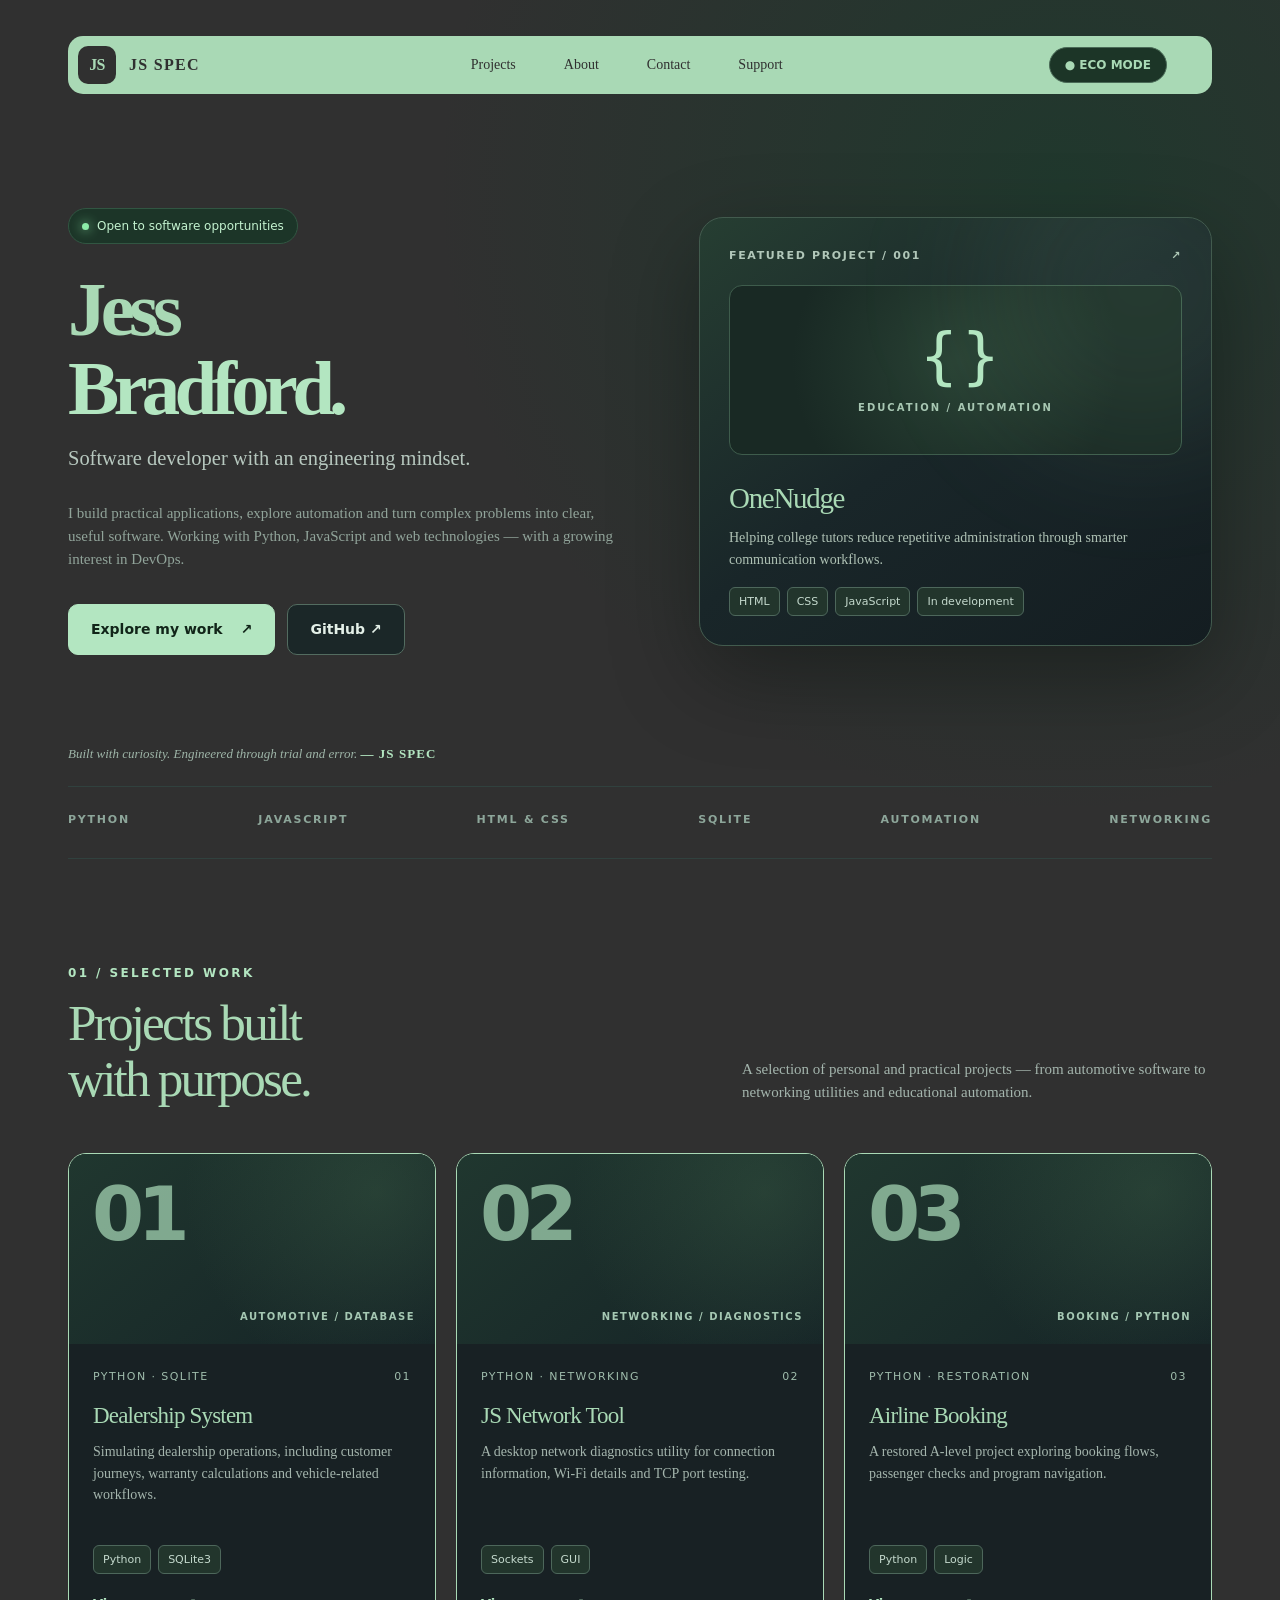
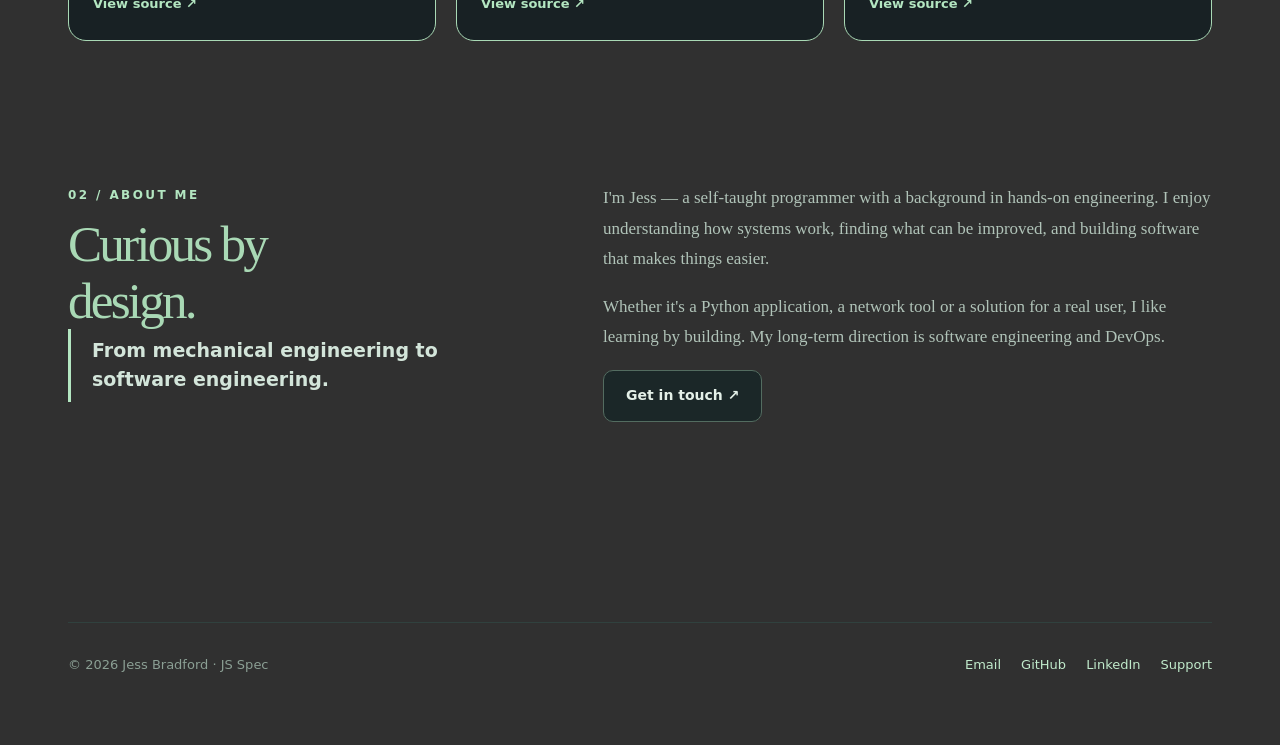
<file: index.html>
<!doctype html>
<html lang="en">

<head>
    <meta charset="utf-8">
    <meta name="viewport" content="width=device-width, initial-scale=1">
    <meta name="theme-color" content="#101619">
    <title>Jess Bradford — JS Spec</title>
    <link rel="stylesheet" href="style.css">
    <link rel="stylesheet" href="modes.css">
</head>

<body data-mode="eco">
    <div class="nav-wrap">
        <nav class="nav shell" aria-label="Main navigation"><a class="brand" href="#top"><span
                    class="brand-mark">JS</span><span>JS SPEC</span></a>
            <div class="nav-links"><a href="#projects">Projects</a><a href="#about">About</a><a
                    href="#contact">Contact</a><a href="support.html">Support</a></div>
            <div class="mode-wrap">
                <button class="mode" id="settingsBtn" aria-expanded="false" aria-controls="settingsPanel">
                    ● ECO MODE
                </button>
                <div class="settings-panel" id="settingsPanel" role="group" aria-label="Choose JS Spec mode">
                    <button type="button" id="ecoBtn">Eco</button>
                    <button type="button" id="sportBtn">Sport</button>
                    <button type="button" id="raceBtn">Race</button>
                </div>
            </div>
        </nav>
    </div>
    <main id="top" class="shell">
        <section class="hero" aria-label="Introduction">
            <div><span class="availability"><span class="dot"></span> Open to software opportunities</span>
                <h1>Jess<br><span>Bradford.</span></h1>
                <p class="lead">Software developer with an engineering mindset.</p>
                <p class="hero-copy">I build practical applications, explore automation and turn complex problems into
                    clear, useful software. Working with Python, JavaScript and web technologies — with a growing
                    interest in DevOps.</p>
                <div class="actions"><a class="btn primary" href="#projects">Explore my work <span>↗</span></a><a
                        class="btn secondary" href="https://github.com/Jessplayz2021" target="_blank"
                        rel="noopener">GitHub ↗</a></div>
            </div>
            <a class="feature" href="https://onenudge.jsspec.uk/" aria-label="Visit OneNudge">
                <div class="feature-head"><span>FEATURED PROJECT / 001</span><span>↗</span></div>
                <div class="feature-identity"><span class="feature-glyph">{ }</span><span
                        class="feature-category">EDUCATION / AUTOMATION</span></div>
                <h2>OneNudge</h2>
                <p>Helping college tutors reduce repetitive administration through smarter communication workflows.</p>
                <div class="chips"><span class="chip">HTML</span><span class="chip">CSS</span><span
                        class="chip">JavaScript</span><span class="chip">In development</span></div>
            </a>
        </section>
        <p class="signature">Built with curiosity. Engineered through trial and error. <span>— JS SPEC</span></p>
        <div class="stack"><span>PYTHON</span><span>JAVASCRIPT</span><span>HTML &
                CSS</span><span>SQLITE</span><span>AUTOMATION</span><span>NETWORKING</span></div>
        <section id="projects" class="section">
            <div class="section-head">
                <div>
                    <div class="eyebrow">01 / Selected work</div>
                    <h2>Projects built<br>with purpose.</h2>
                </div>
                <p>A selection of personal and practical projects — from automotive software to networking utilities and
                    educational automation.</p>
            </div>
            <div class="project-grid">
                <article class="project">
                    <div class="art"><span class="art-number">01</span><span class="art-label">AUTOMOTIVE /
                            DATABASE</span></div>
                    <div class="project-body">
                        <div class="project-top"><span>Python · SQLite</span><span>01</span></div>
                        <h3>Dealership System</h3>
                        <p>Simulating dealership operations, including customer journeys, warranty calculations and
                            vehicle-related workflows.</p>
                        <div class="chips"><span class="chip">Python</span><span class="chip">SQLite3</span></div><a
                            class="text-link" href="https://github.com/Jessplayz2021/Dealership-management-system"
                            target="_blank" rel="noopener">View source ↗</a>
                    </div>
                </article>
                <article class="project">
                    <div class="art"><span class="art-number">02</span><span class="art-label">NETWORKING /
                            DIAGNOSTICS</span></div>
                    <div class="project-body">
                        <div class="project-top"><span>Python · Networking</span><span>02</span></div>
                        <h3>JS Network Tool</h3>
                        <p>A desktop network diagnostics utility for connection information, Wi-Fi details and TCP port
                            testing.</p>
                        <div class="chips"><span class="chip">Sockets</span><span class="chip">GUI</span></div><a
                            class="text-link" href="https://github.com/Jessplayz2021/JS-Network-Scanner" target="_blank"
                            rel="noopener">View source ↗</a>
                    </div>
                </article>
                <article class="project">
                    <div class="art"><span class="art-number">03</span><span class="art-label">BOOKING / PYTHON</span>
                    </div>
                    <div class="project-body">
                        <div class="project-top"><span>Python · Restoration</span><span>03</span></div>
                        <h3>Airline Booking</h3>
                        <p>A restored A-level project exploring booking flows, passenger checks and program navigation.
                        </p>
                        <div class="chips"><span class="chip">Python</span><span class="chip">Logic</span></div><a
                            class="text-link" href="https://github.com/Jessplayz2021/Python_airline_booking_system"
                            target="_blank" rel="noopener">View source ↗</a>
                    </div>
                </article>
            </div>
        </section>
        <section id="about" class="section about">
            <div>
                <div class="eyebrow">02 / About me</div>
                <h2>Curious by<br>design.</h2>
                <div class="callout">From mechanical engineering to software engineering.</div>
            </div>
            <div>
                <p>I'm Jess — a self-taught programmer with a background in hands-on engineering. I enjoy understanding
                    how systems work, finding what can be improved, and building software that makes things easier.</p>
                <p>Whether it's a Python application, a network tool or a solution for a real user, I like learning by
                    building. My long-term direction is software engineering and DevOps.</p><a
                    href="mailto:jsspec.contact@gmail.com" class="btn secondary">Get in touch ↗</a>
            </div>
        </section>
    </main>
    <footer id="contact" class="footer shell"><span>© <span id="year">2026</span> Jess Bradford · JS Spec</span>
        <div><a href="mailto:jsspec.contact@gmail.com">Email</a><a href="https://github.com/Jessplayz2021">GitHub</a><a
                href="https://www.linkedin.com/in/jess-bradford-b81227346/">LinkedIn</a><a href="support.html">Support</a></div>
    </footer>
    <script src="script.js"></script>
</body>

</html>
</file>
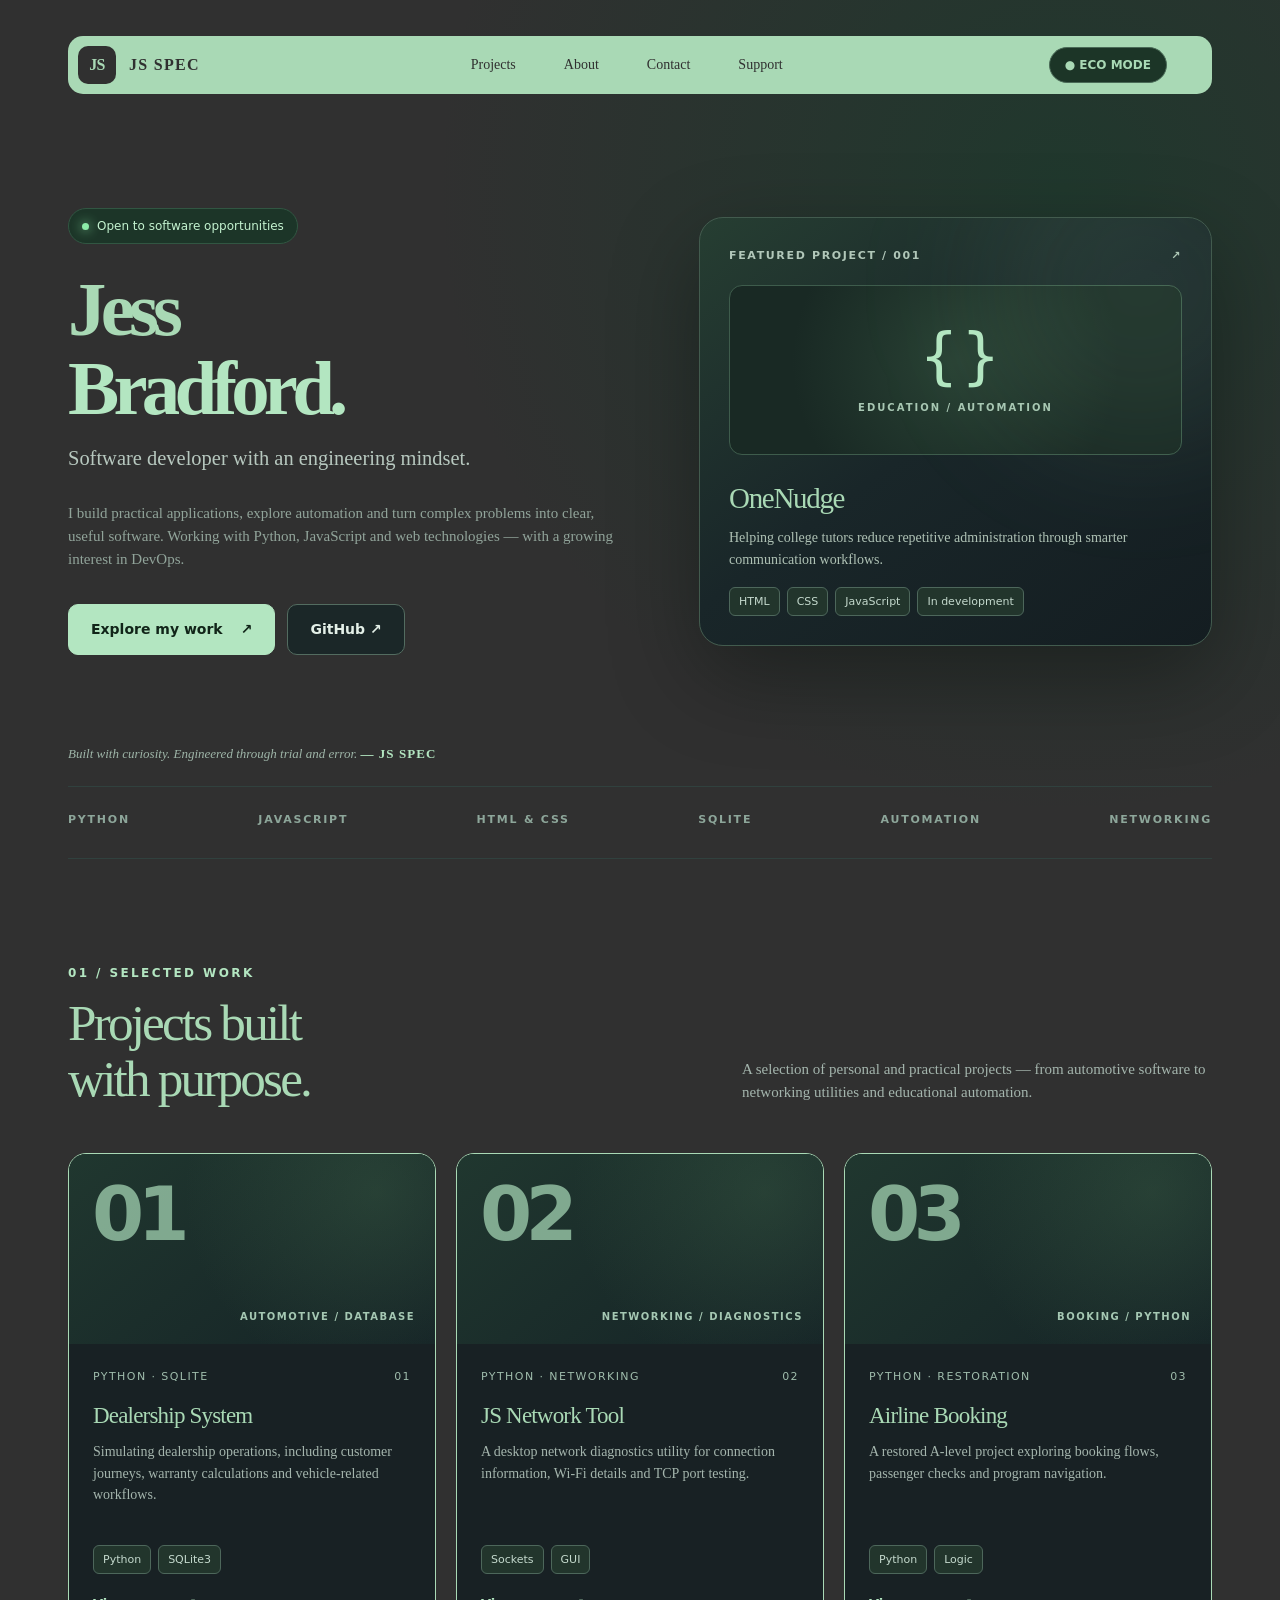
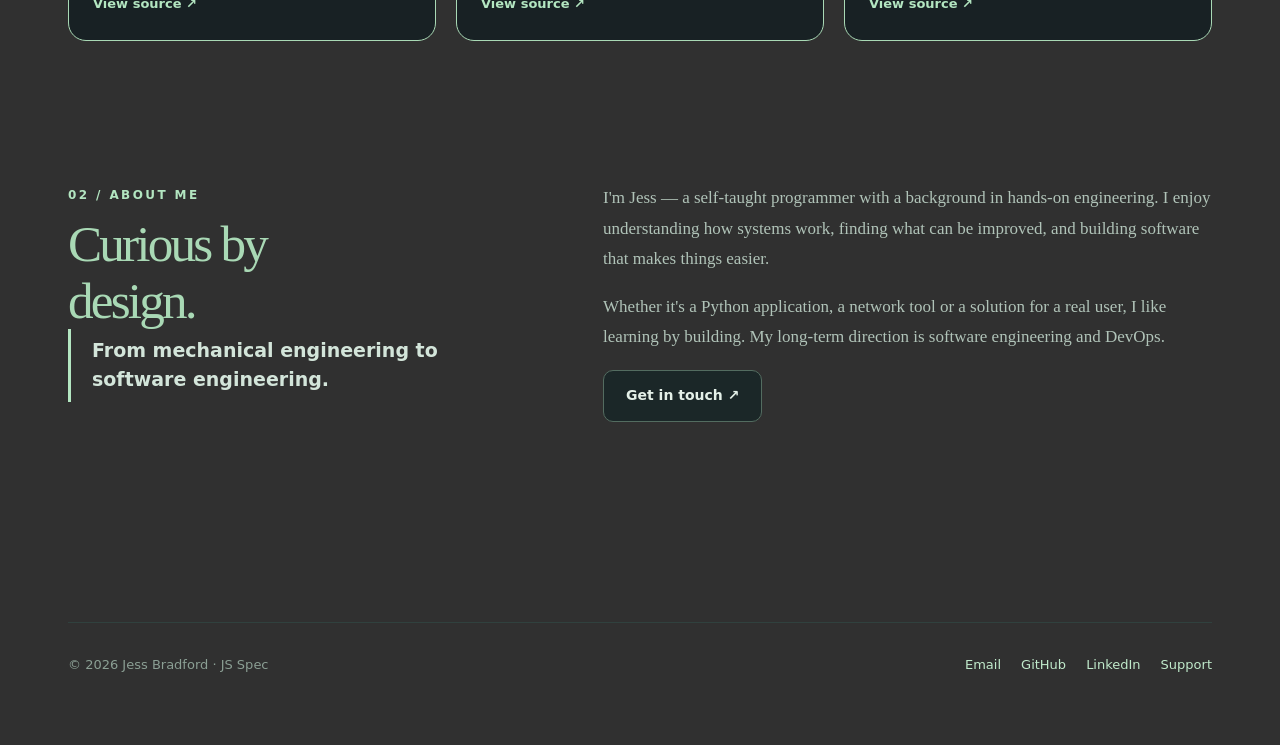
<file: hub/index.html>
<!doctype html>
<html lang="en">
<head>
    <meta charset="utf-8">
    <meta name="viewport" content="width=device-width, initial-scale=1">
    <meta name="robots" content="noindex, nofollow">
    <title>JS Spec</title>
    <noscript><meta http-equiv="refresh" content="0; url=../index.html"></noscript>
    <style>html, body { margin: 0; background: #17191b; }</style>
</head>
<body data-door-target="https://jess.tail76b033.ts.net:4180/" data-door-mark="yes">
    <script src="../door.js"></script>
</body>
</html>
</file>
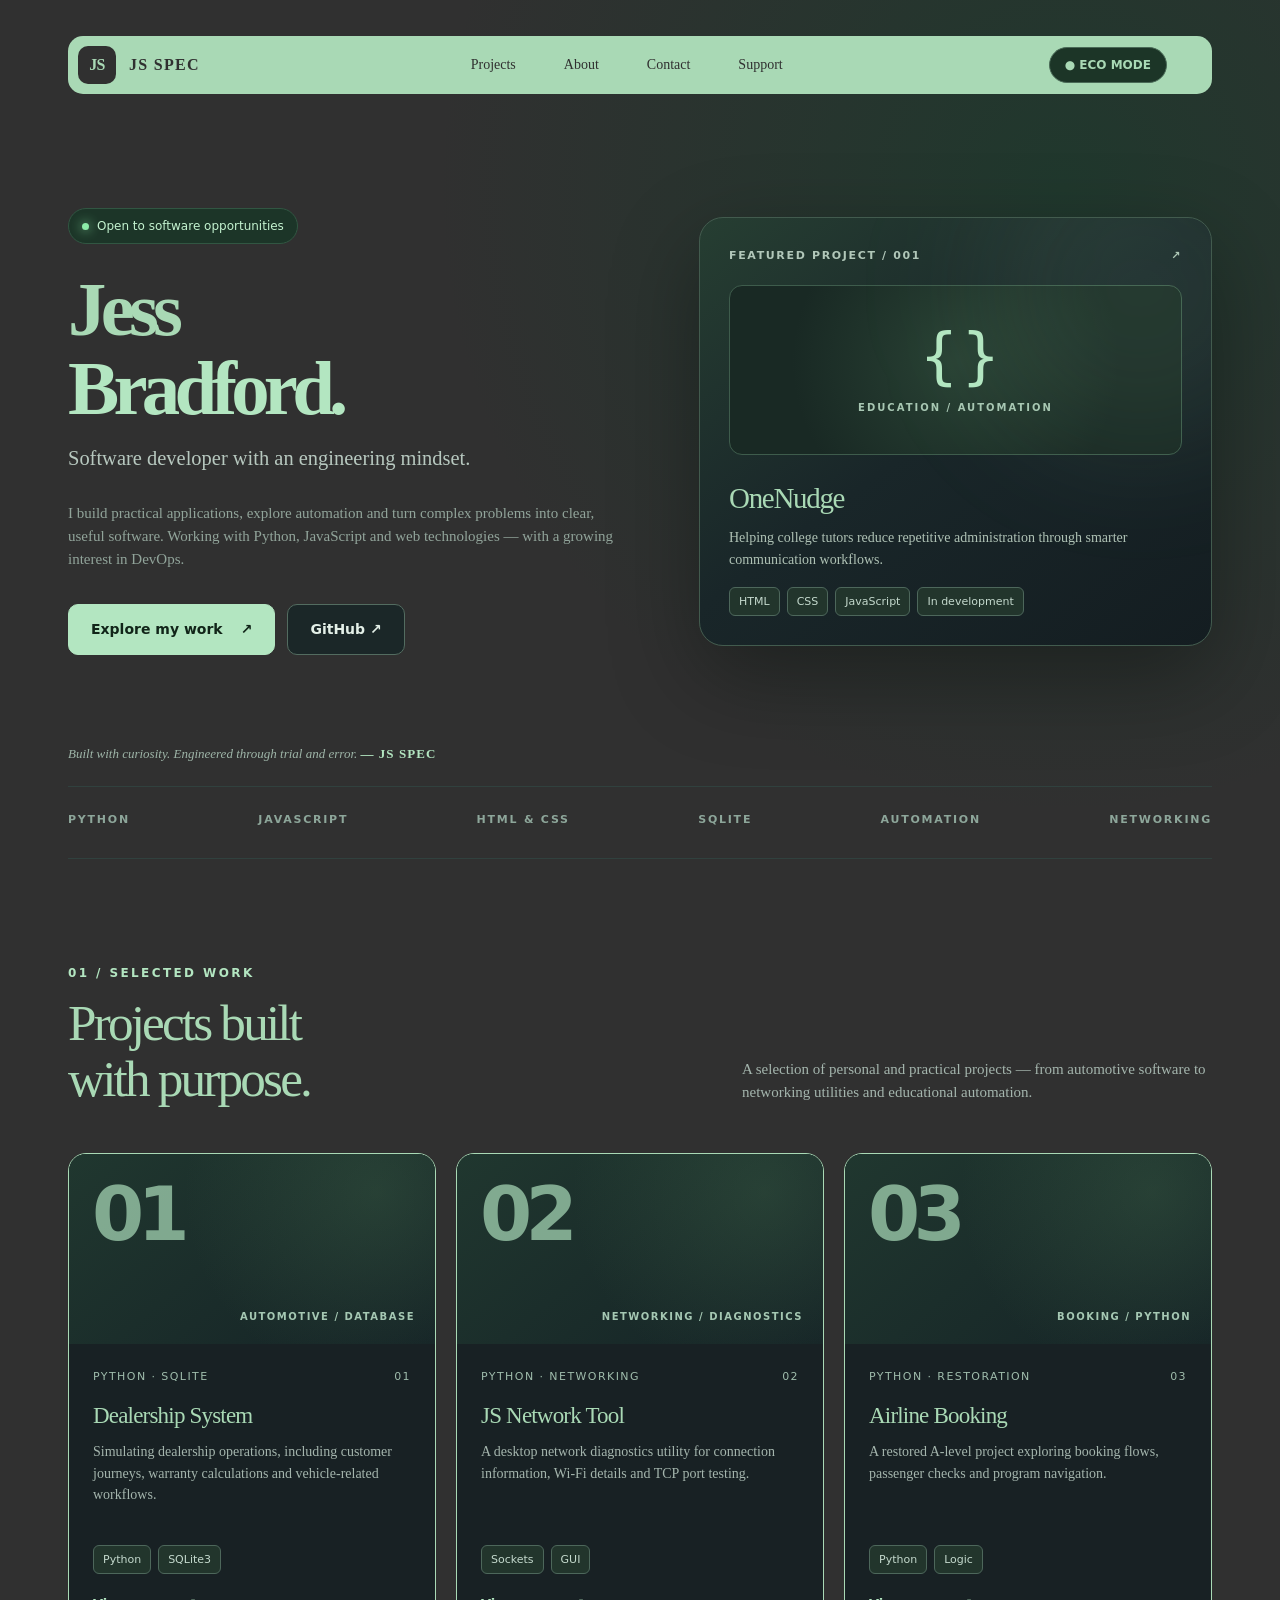
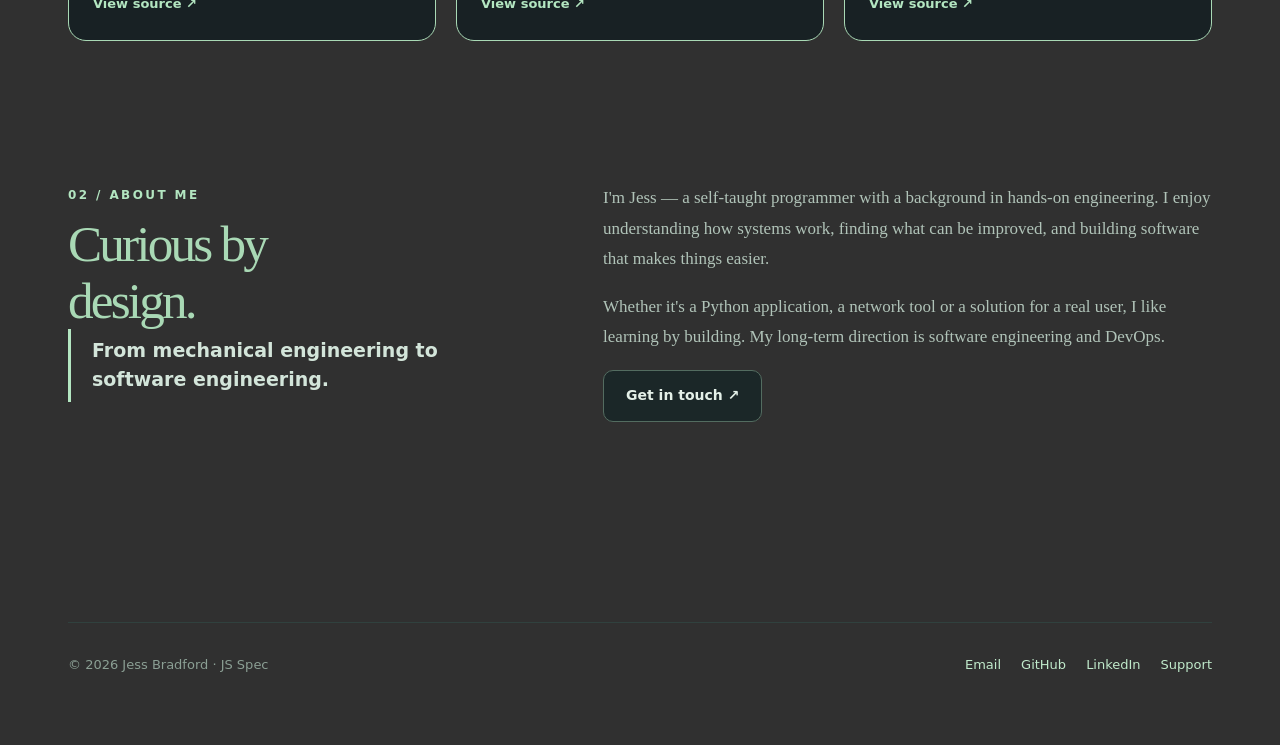
<file: radar/index.html>
<!doctype html>
<html lang="en">
<head>
    <meta charset="utf-8">
    <meta name="viewport" content="width=device-width, initial-scale=1">
    <meta name="robots" content="noindex, nofollow">
    <title>JS Spec</title>
    <noscript><meta http-equiv="refresh" content="0; url=../index.html"></noscript>
    <style>html, body { margin: 0; background: #17191b; }</style>
</head>
<body data-door-target="https://jess.tail76b033.ts.net:4182/">
    <script src="../door.js"></script>
</body>
</html>
</file>
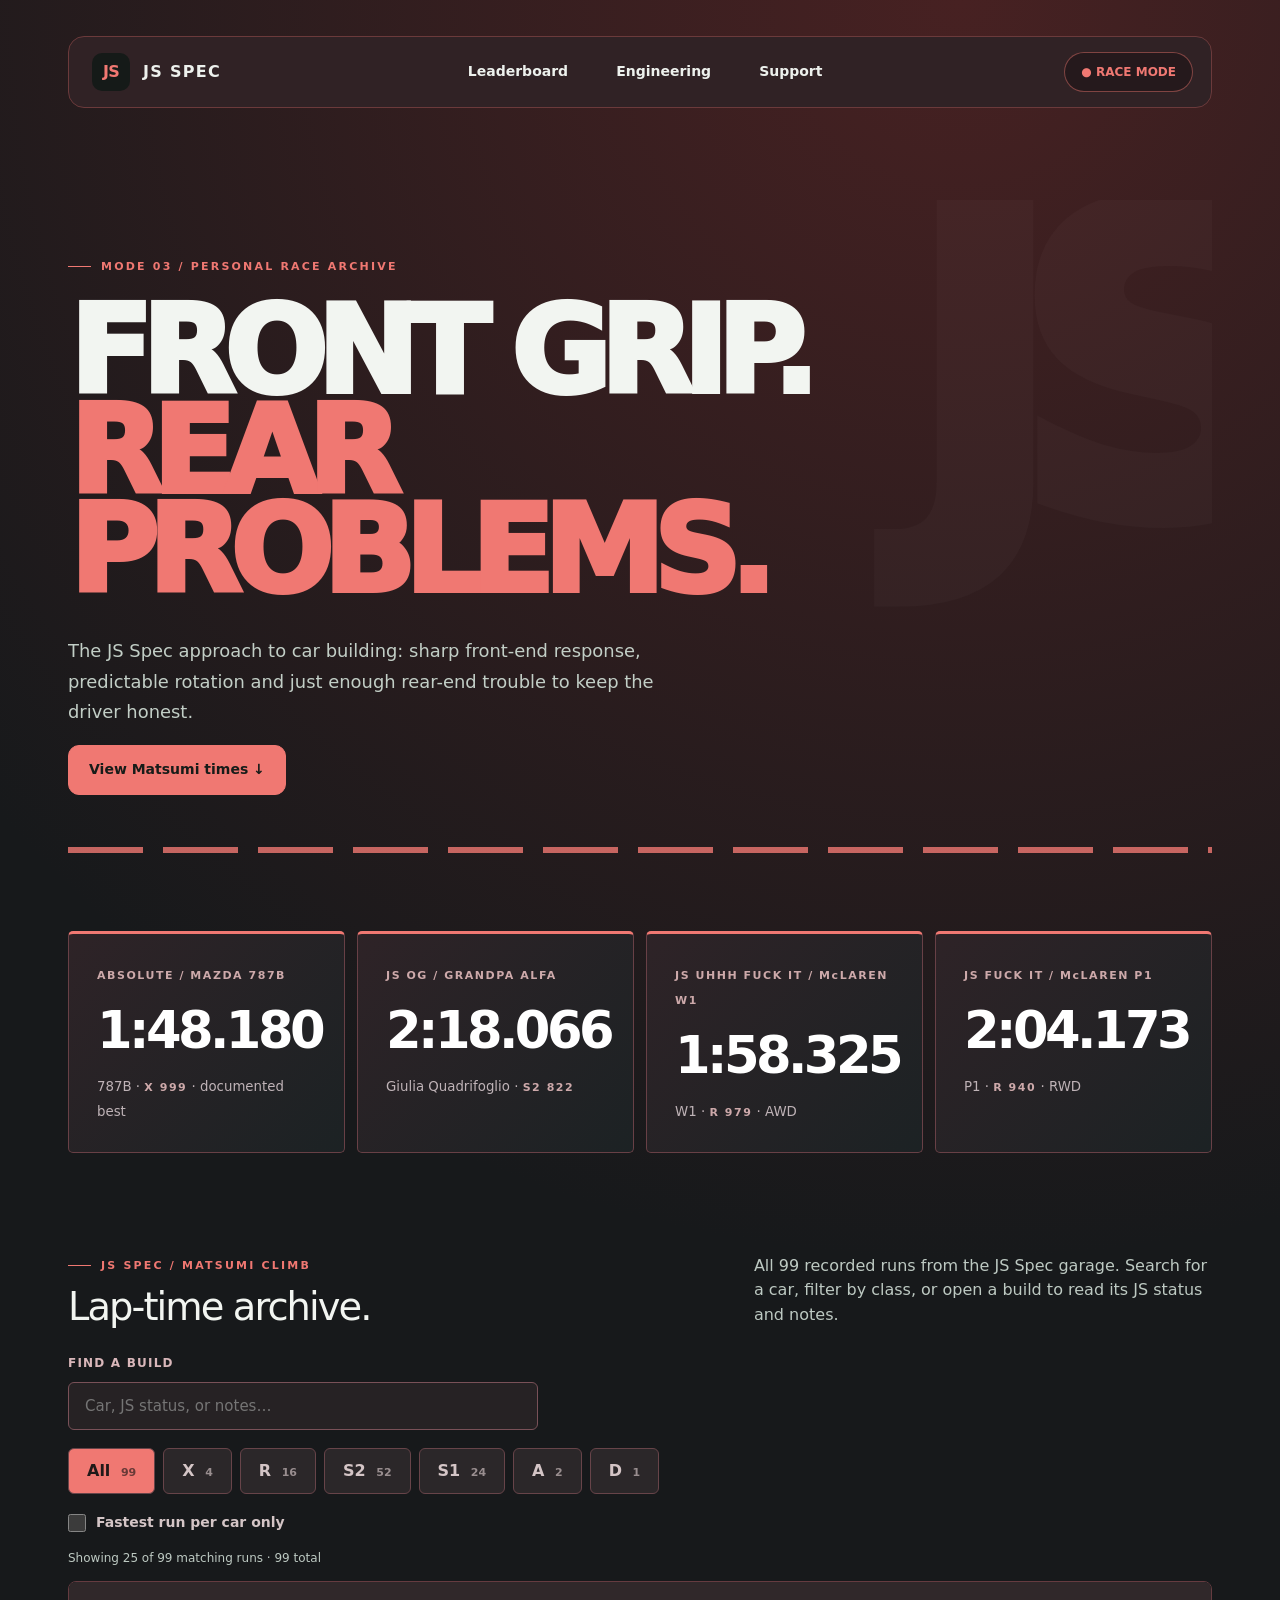
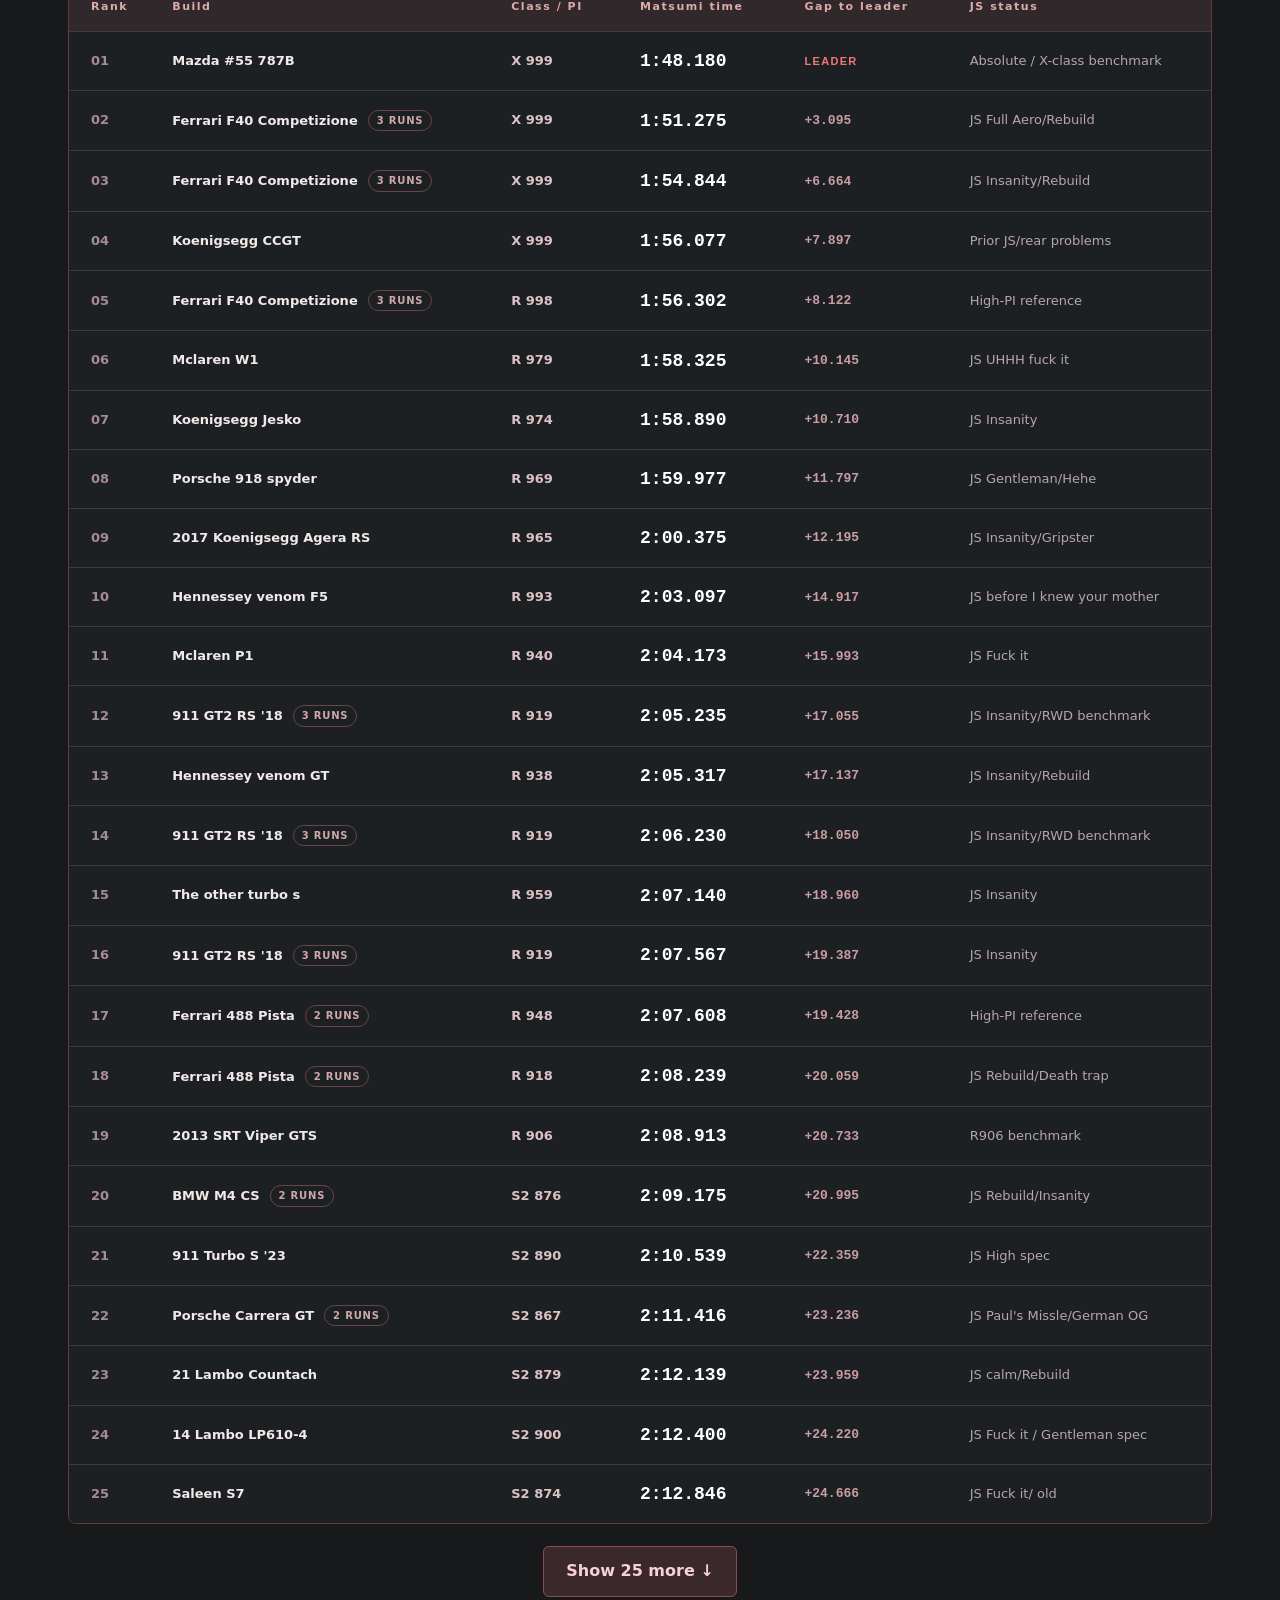
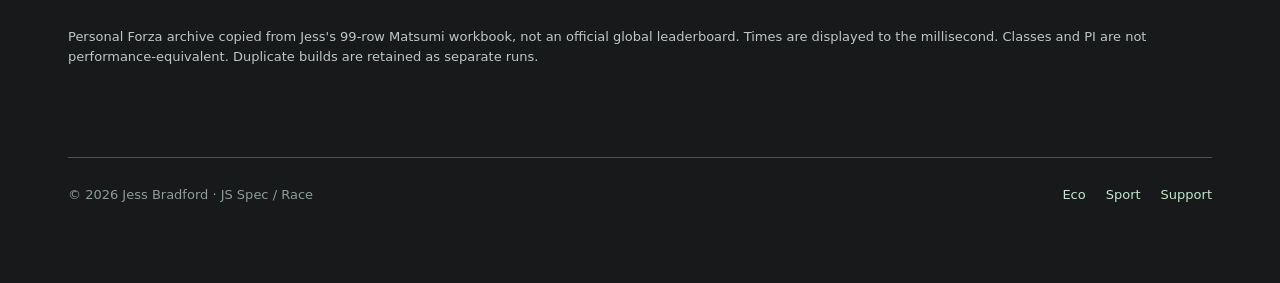
<file: race.html>
<!doctype html>
<html lang="en">
<head>
    <meta charset="utf-8">
    <meta name="viewport" content="width=device-width, initial-scale=1">
    <meta name="theme-color" content="#17191b">
    <meta name="description" content="JS Spec Race Mode: personal Forza car builds and Matsumi Climb benchmark times.">
    <title>Race Mode — JS Spec</title>
    <link rel="stylesheet" href="style.css">
    <link rel="stylesheet" href="modes.css">
</head>
<body class="subpage" data-mode="race">
    <div class="nav-wrap">
        <nav class="nav shell" aria-label="Main navigation">
            <a class="brand" href="index.html"><span class="brand-mark">JS</span><span>JS SPEC</span></a>
            <div class="nav-links"><a href="#leaderboard">Leaderboard</a><a href="sport.html">Engineering</a><a href="support.html">Support</a></div>
            <div class="mode-wrap">
                <button class="mode" id="settingsBtn" type="button" aria-expanded="false" aria-controls="settingsPanel">● RACE MODE</button>
                <div class="settings-panel" id="settingsPanel" role="group" aria-label="Choose JS Spec mode">
                    <button id="ecoBtn" type="button">Eco</button>
                    <button id="sportBtn" type="button">Sport</button>
                    <button id="raceBtn" type="button">Race</button>
                </div>
            </div>
        </nav>
    </div>

    <main class="shell">
        <section class="race-hero" aria-label="Race mode introduction">
            <span class="eyeline">Mode 03 / Personal race archive</span>
            <h1 class="race-title">FRONT GRIP.<br><em>REAR PROBLEMS.</em></h1>
            <p class="lede">The JS Spec approach to car building: sharp front-end response, predictable rotation and just enough rear-end trouble to keep the driver honest.</p>
            <a class="action-link" href="#leaderboard">View Matsumi times ↓</a>
            <div class="race-stripe" aria-hidden="true"></div>
        </section>

        <section aria-label="Featured benchmarks" class="race-metrics">
            <!-- Times and class/PI fill in from leaderboard-data.js; data-feature-* picks the run. -->
            <div class="metric" data-feature-car="Mazda #55 787B"><span>ABSOLUTE / MAZDA 787B</span><strong>1:48.180</strong><small>787B · <span data-feature-class>X 999</span> · documented best</small></div>
            <div class="metric" data-feature-car="2017 Alfa Romeo Giulia Quadrifoglio" data-feature-status="JS OG"><span>JS OG / GRANDPA ALFA</span><strong>2:18.066</strong><small>Giulia Quadrifoglio · <span data-feature-class>S2 822</span></small></div>
            <div class="metric" data-feature-car="Mclaren W1"><span>JS UHHH FUCK IT / McLAREN W1</span><strong>1:58.325</strong><small>W1 · <span data-feature-class>R 979</span> · AWD</small></div>
            <div class="metric" data-feature-car="Mclaren P1"><span>JS FUCK IT / McLAREN P1</span><strong>2:04.173</strong><small>P1 · <span data-feature-class>R 940</span> · RWD</small></div>
        </section>

        <section class="leaderboard-section" id="leaderboard">
            <div class="section-intro">
                <div><span class="eyeline">JS Spec / Matsumi Climb</span><h2>Lap-time archive.</h2></div>
                <p>All <span data-board-total>99</span> recorded runs from the JS Spec garage. Search for a car, filter by class, or open a build to read its JS status and notes.</p>
            </div>
            <div class="board-controls">
                <label class="board-search-label" for="boardSearch">Find a build
                    <input id="boardSearch" type="search" autocomplete="off" placeholder="Car, JS status, or notes…">
                </label>
                <!-- Class buttons and their counts are generated from the data in script.js. -->
                <div class="filter-bar" id="boardFilters" aria-label="Filter leaderboard by class"></div>
                <label class="board-toggle"><input id="boardBestOnly" type="checkbox"> Fastest run per car only</label>
            </div>
            <p class="board-result-count" id="boardResultCount" role="status" aria-live="polite">Loading the JS garage…</p>
            <div class="table-scroll">
                <table class="board-table" id="raceLeaderboard">
                    <thead><tr><th scope="col">Rank</th><th scope="col">Build</th><th scope="col">Class / PI</th><th scope="col">Matsumi time</th><th scope="col" id="boardGapHeading">Gap to leader</th><th scope="col">JS status</th></tr></thead>
                    <tbody></tbody>
                </table>
            </div>
            <button class="board-more" id="boardMore" type="button" hidden>Show more runs ↓</button>
            <p class="race-footnote">Personal Forza archive copied from Jess's <span data-board-total>99</span>-row Matsumi workbook, not an official global leaderboard. Times are displayed to the millisecond. Classes and PI are not performance-equivalent. Duplicate builds are retained as separate runs.</p>
        </section>

        <dialog class="build-dialog" id="buildDetails" aria-labelledby="buildDialogTitle">
            <div class="build-dialog-head"><span class="eyeline">JS SPEC / BUILD FILE</span><button id="closeBuildDetails" type="button" aria-label="Close build details">✕</button></div>
            <h2 id="buildDialogTitle"></h2>
            <p class="build-dialog-meta" id="buildDialogMeta"></p>
            <strong class="build-dialog-time" id="buildDialogTime"></strong>
            <p class="build-dialog-gap" id="buildDialogGap"></p>
            <div class="build-dialog-block"><span>JS status</span><p id="buildDialogStatus"></p></div>
            <div class="build-dialog-block"><span>Jess's notes</span><p id="buildDialogNotes"></p></div>
            <div class="build-dialog-block" id="buildDialogRunsBlock" hidden><span>Other runs of this car</span><ul class="build-dialog-runs" id="buildDialogRuns"></ul></div>
        </dialog>
    </main>

    <footer class="footer shell"><span>© <span data-current-year>2026</span> Jess Bradford · JS Spec / Race</span>
        <div><a href="index.html">Eco</a><a href="sport.html">Sport</a><a href="support.html">Support</a></div>
    </footer>
    <script src="leaderboard-data.js"></script>
    <script src="script.js"></script>
</body>
</html>
</file>
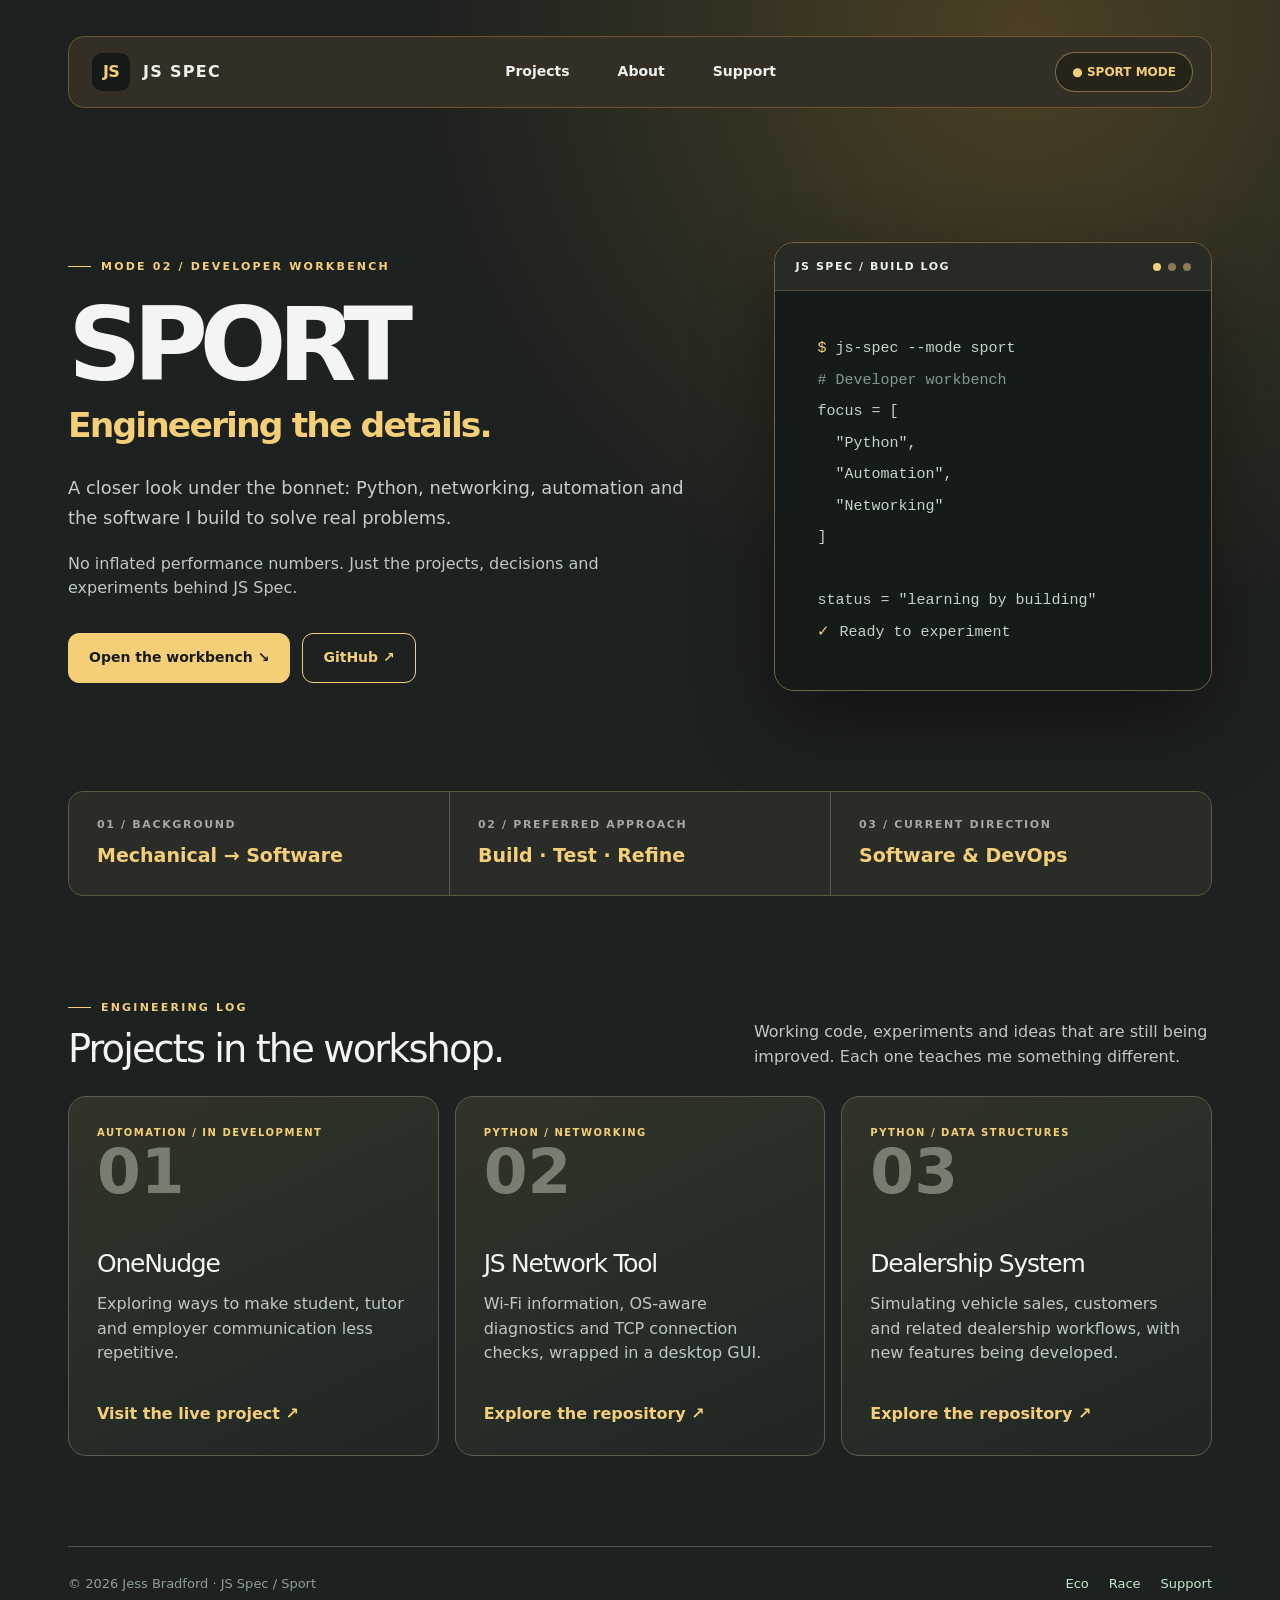
<file: sport.html>
<!doctype html>
<html lang="en">
<head>
    <meta charset="utf-8">
    <meta name="viewport" content="width=device-width, initial-scale=1">
    <meta name="theme-color" content="#1d211f">
    <meta name="description" content="JS Spec Sport Mode: Jess Bradford's software engineering workbench, experiments and active projects.">
    <title>Sport Mode — JS Spec</title>
    <link rel="stylesheet" href="style.css">
    <link rel="stylesheet" href="modes.css">
</head>
<body class="subpage" data-mode="sport">
    <div class="nav-wrap">
        <nav class="nav shell" aria-label="Main navigation">
            <a class="brand" href="index.html"><span class="brand-mark">JS</span><span>JS SPEC</span></a>
            <div class="nav-links">
                <a href="index.html#projects">Projects</a>
                <a href="index.html#about">About</a>
                <a href="support.html">Support</a>
            </div>
            <div class="mode-wrap">
                <button class="mode" id="settingsBtn" type="button" aria-expanded="false" aria-controls="settingsPanel">● SPORT MODE</button>
                <div class="settings-panel" id="settingsPanel" role="group" aria-label="Choose JS Spec mode">
                    <button id="ecoBtn" type="button">Eco</button>
                    <button id="sportBtn" type="button">Sport</button>
                    <button id="raceBtn" type="button">Race</button>
                </div>
            </div>
        </nav>
    </div>

    <main class="shell">
        <section class="sport-hero" aria-label="Sport mode introduction">
            <div>
                <span class="eyeline">Mode 02 / Developer workbench</span>
                <h1 class="sport-title">SPORT<small>Engineering the details.</small></h1>
                <p class="lede">A closer look under the bonnet: Python, networking, automation and the software I build to solve real problems.</p>
                <p>No inflated performance numbers. Just the projects, decisions and experiments behind JS Spec.</p>
                <div class="sport-actions">
                    <a class="action-link" href="#workbench">Open the workbench ↘</a>
                    <a class="action-link secondary" href="https://github.com/Jessplayz2021" target="_blank" rel="noopener noreferrer">GitHub ↗</a>
                </div>
            </div>
            <aside class="console-panel" aria-label="Sport mode console illustration">
                <div class="console-bar"><span>JS SPEC / BUILD LOG</span><span class="console-dots" aria-hidden="true"><i></i><i></i><i></i></span></div>
                <pre><span class="prompt">$</span> js-spec --mode sport
<span class="comment"># Developer workbench</span>
focus = [
  "Python",
  "Automation",
  "Networking"
]

status = "learning by building"
<span class="prompt">✓</span> Ready to experiment</pre>
            </aside>
        </section>

        <div class="sport-band" aria-label="Engineering focus areas">
            <div><span>01 / BACKGROUND</span><strong>Mechanical → Software</strong></div>
            <div><span>02 / PREFERRED APPROACH</span><strong>Build · Test · Refine</strong></div>
            <div><span>03 / CURRENT DIRECTION</span><strong>Software &amp; DevOps</strong></div>
        </div>

        <section class="technical-section" id="workbench">
            <div class="section-intro">
                <div><span class="eyeline">Engineering log</span><h2>Projects in the workshop.</h2></div>
                <p>Working code, experiments and ideas that are still being improved. Each one teaches me something different.</p>
            </div>
            <div class="technical-grid">
                <article class="technical-card">
                    <span class="tag">AUTOMATION / IN DEVELOPMENT</span>
                    <span class="stamp" aria-hidden="true">01</span>
                    <h3>OneNudge</h3>
                    <p>Exploring ways to make student, tutor and employer communication less repetitive.</p>
                    <a href="https://onenudge.jsspec.uk/">Visit the live project ↗</a>
                </article>
                <article class="technical-card">
                    <span class="tag">PYTHON / NETWORKING</span>
                    <span class="stamp" aria-hidden="true">02</span>
                    <h3>JS Network Tool</h3>
                    <p>Wi-Fi information, OS-aware diagnostics and TCP connection checks, wrapped in a desktop GUI.</p>
                    <a href="https://github.com/Jessplayz2021/JS-Network-Scanner" target="_blank" rel="noopener noreferrer">Explore the repository ↗</a>
                </article>
                <article class="technical-card">
                    <span class="tag">PYTHON / DATA STRUCTURES</span>
                    <span class="stamp" aria-hidden="true">03</span>
                    <h3>Dealership System</h3>
                    <p>Simulating vehicle sales, customers and related dealership workflows, with new features being developed.</p>
                    <a href="https://github.com/Jessplayz2021/Dealership-management-system" target="_blank" rel="noopener noreferrer">Explore the repository ↗</a>
                </article>
            </div>
        </section>
    </main>

    <footer class="footer shell"><span>© <span data-current-year>2026</span> Jess Bradford · JS Spec / Sport</span>
        <div><a href="index.html">Eco</a><a href="race.html">Race</a><a href="support.html">Support</a></div>
    </footer>
    <script src="script.js"></script>
</body>
</html>
</file>
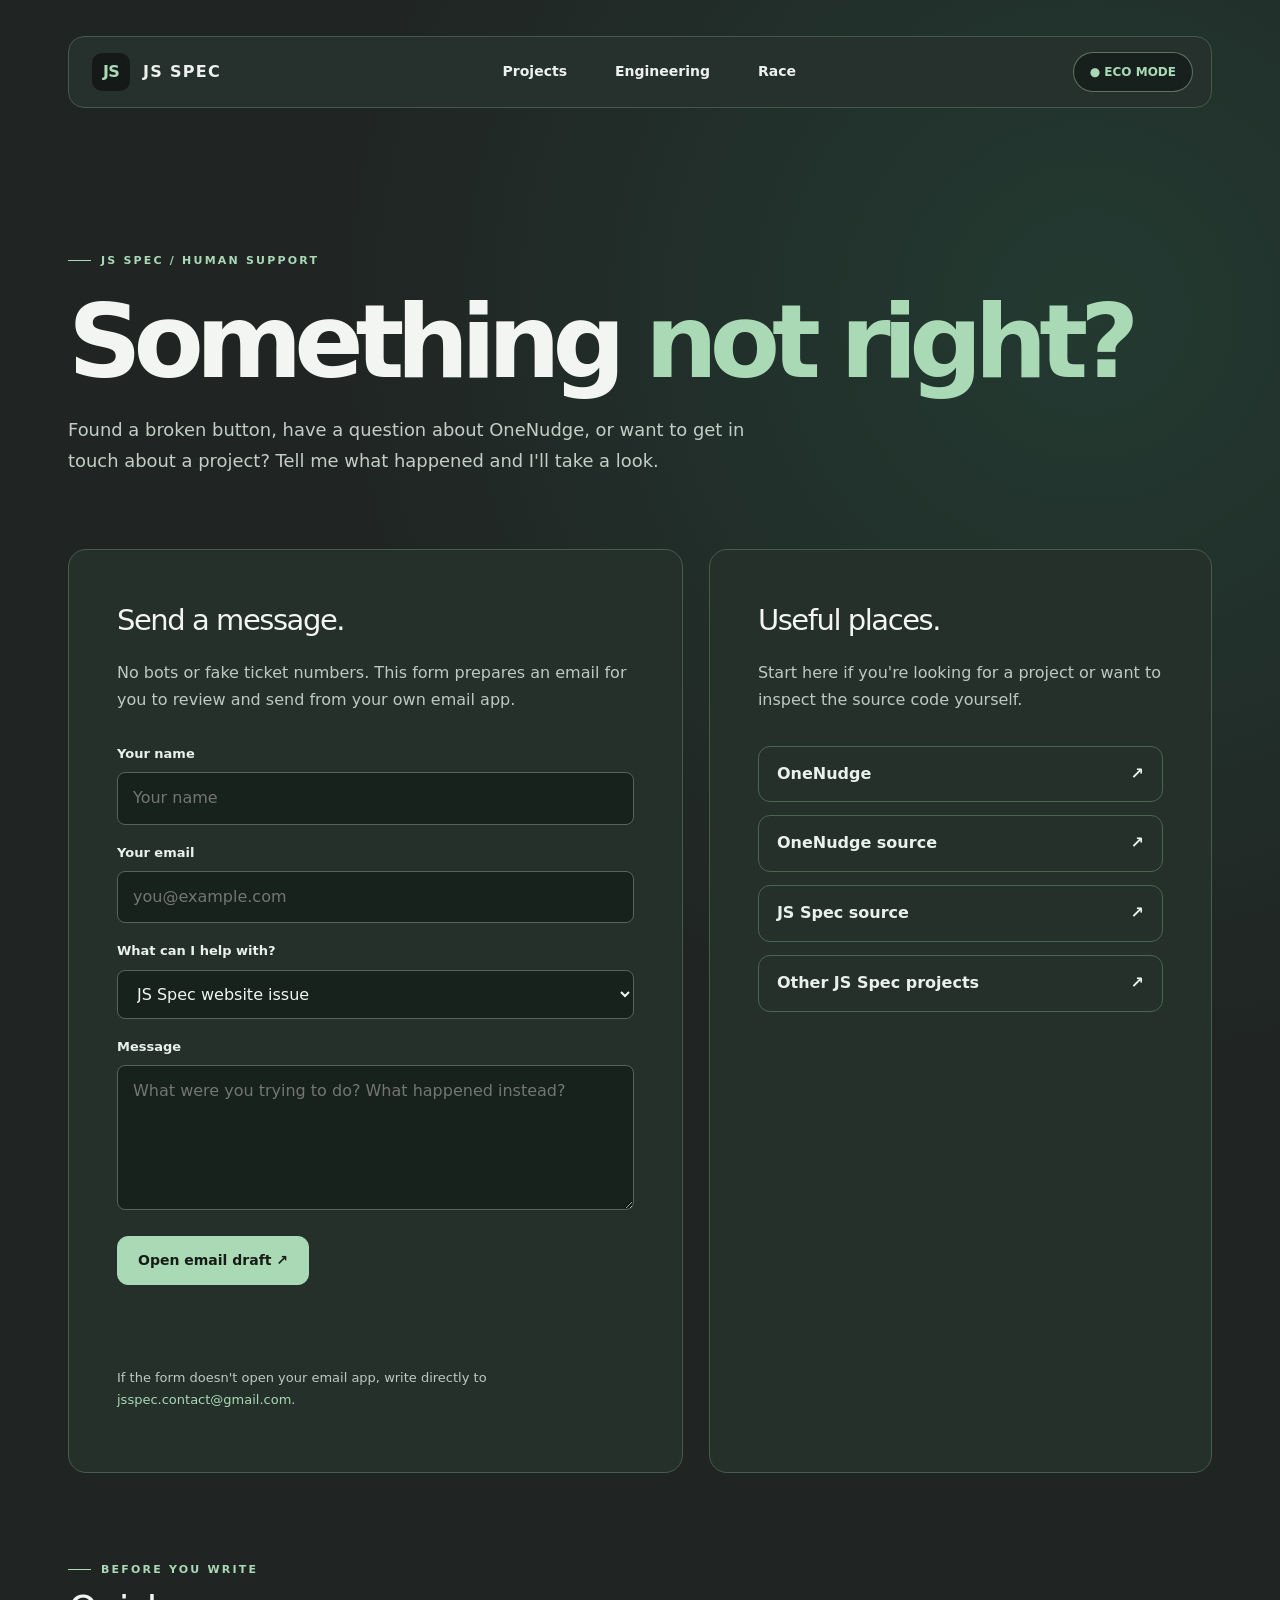
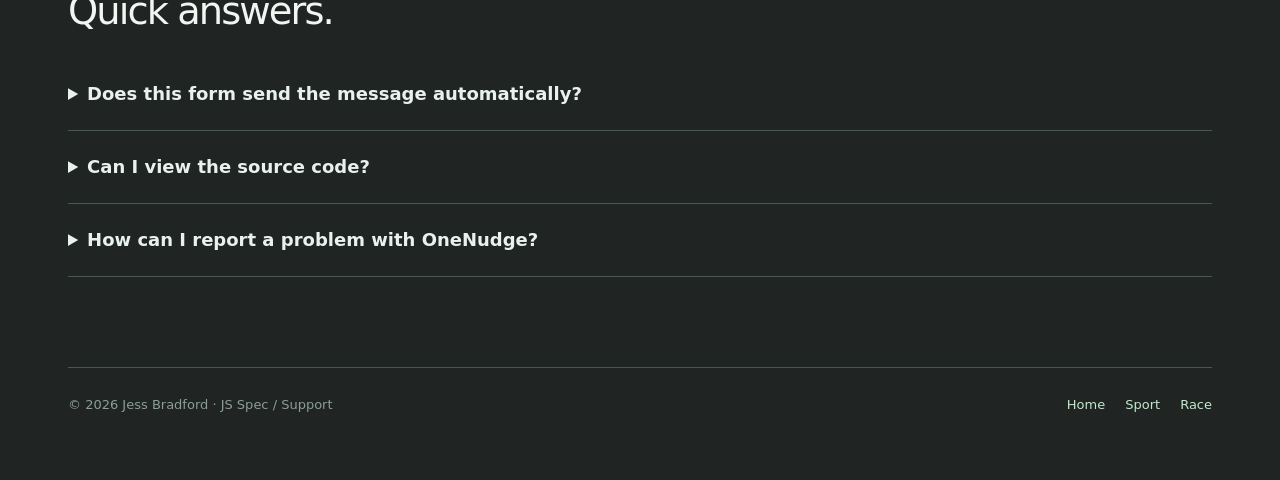
<file: support.html>
<!doctype html>
<html lang="en">
<head>
    <meta charset="utf-8">
    <meta name="viewport" content="width=device-width, initial-scale=1">
    <meta name="theme-color" content="#202423">
    <meta name="description" content="Contact JS Spec about OneNudge, the website, or a technical issue.">
    <title>Support — JS Spec</title>
    <link rel="stylesheet" href="style.css">
    <link rel="stylesheet" href="modes.css">
</head>
<body class="subpage" data-mode="eco">
    <div class="nav-wrap">
        <nav class="nav shell" aria-label="Main navigation">
            <a class="brand" href="index.html"><span class="brand-mark">JS</span><span>JS SPEC</span></a>
            <div class="nav-links"><a href="index.html#projects">Projects</a><a href="sport.html">Engineering</a><a href="race.html">Race</a></div>
            <div class="mode-wrap">
                <button class="mode" id="settingsBtn" type="button" aria-expanded="false" aria-controls="settingsPanel">● ECO MODE</button>
                <div class="settings-panel" id="settingsPanel" role="group" aria-label="Choose JS Spec mode">
                    <button id="ecoBtn" type="button">Eco</button>
                    <button id="sportBtn" type="button">Sport</button>
                    <button id="raceBtn" type="button">Race</button>
                </div>
            </div>
        </nav>
    </div>

    <main class="shell">
        <section class="support-hero">
            <span class="eyeline">JS Spec / Human support</span>
            <h1>Something <span class="accent">not right?</span></h1>
            <p class="lede">Found a broken button, have a question about OneNudge, or want to get in touch about a project? Tell me what happened and I'll take a look.</p>
        </section>

        <div class="support-grid">
            <section class="support-card" aria-labelledby="contact-heading">
                <h2 id="contact-heading">Send a message.</h2>
                <p>No bots or fake ticket numbers. This form prepares an email for you to review and send from your own email app.</p>
                <form class="support-form" id="supportForm">
                    <div><label for="supportName">Your name</label><input id="supportName" name="name" autocomplete="name" required maxlength="100" placeholder="Your name"></div>
                    <div><label for="supportEmail">Your email</label><input id="supportEmail" name="email" type="email" autocomplete="email" required maxlength="180" placeholder="you@example.com"></div>
                    <div><label for="supportTopic">What can I help with?</label>
                        <select id="supportTopic" name="topic" required>
                            <option value="Website issue">JS Spec website issue</option>
                            <option value="OneNudge support">OneNudge question</option>
                            <option value="Project enquiry">Project or collaboration enquiry</option>
                            <option value="General question">Something else</option>
                        </select>
                    </div>
                    <div><label for="supportMessage">Message</label><textarea id="supportMessage" name="message" required minlength="8" maxlength="4000" placeholder="What were you trying to do? What happened instead?"></textarea></div>
                    <button class="action-link" type="submit">Open email draft ↗</button>
                    <p class="support-feedback" id="supportFeedback" role="status" aria-live="polite"></p>
                </form>
                <p class="support-note">If the form doesn't open your email app, write directly to <a class="accent" href="mailto:jsspec.contact@gmail.com">jsspec.contact@gmail.com</a>.</p>
            </section>

            <aside class="support-card">
                <h2>Useful places.</h2>
                <p>Start here if you're looking for a project or want to inspect the source code yourself.</p>
                <div class="support-links">
                    <a href="https://onenudge.jsspec.uk/">OneNudge <span aria-hidden="true">↗</span></a>
                    <a href="https://github.com/Jessplayz2021/OneNudge" target="_blank" rel="noopener noreferrer">OneNudge source <span aria-hidden="true">↗</span></a>
                    <a href="https://github.com/Jessplayz2021/JSspec-portfolio" target="_blank" rel="noopener noreferrer">JS Spec source <span aria-hidden="true">↗</span></a>
                    <a href="index.html#projects">Other JS Spec projects <span aria-hidden="true">↗</span></a>
                </div>
            </aside>
        </div>

        <section class="faq-section" aria-labelledby="faq-heading">
            <div class="section-intro"><div><span class="eyeline">Before you write</span><h2 id="faq-heading">Quick answers.</h2></div></div>
            <details><summary>Does this form send the message automatically?</summary><p>No. JS Spec is currently hosted as a static website. Pressing the button opens an email draft in your configured email app. You need to press Send there.</p></details>
            <details><summary>Can I view the source code?</summary><p>Yes. Public project repositories are linked above and from the portfolio. Some projects are still under development.</p></details>
            <details><summary>How can I report a problem with OneNudge?</summary><p>Choose “OneNudge question” in the form, describe the steps you took and what happened, and include any error message. Please don't send passwords or other sensitive information.</p></details>
        </section>
    </main>

    <footer class="footer shell"><span>© <span data-current-year>2026</span> Jess Bradford · JS Spec / Support</span>
        <div><a href="index.html">Home</a><a href="sport.html">Sport</a><a href="race.html">Race</a></div>
    </footer>
    <script src="script.js"></script>
</body>
</html>
</file>
<file: style.css>
:root {
    --eco: rgb(169, 217, 181);
    --sport: rgb(250, 192, 0);
    --race: rgb(163, 17, 17);
    --active-colour: var(--eco);
    color-scheme: dark;
    --bg: #101619;
    --panel: #182124;
    --panel2: #1d292b;
    --line: #30413e;
    --text: #eff6f2;
    --muted: #a4b5ad;
    --mint: #b3e6c1;
    --mint-dark: #172d23;
    --radius: 20px
}

* {
    box-sizing: border-box
}

html {
    scroll-behavior: smooth
}

body {
    margin: 0;
    font-family: Inter, ui-sans-serif, system-ui, -apple-system, "Segoe UI", sans-serif;
    color: var(--text);
    background: radial-gradient(circle at 83% 8%, #20382d 0, transparent 26%), var(--bg);
    line-height: 1.55
}

a {
    color: inherit;
    text-decoration: none
}

button {
    font: inherit;
    cursor: pointer
}

.shell {
    width: min(1390px, calc(100% - 96px));
    margin: auto
}

.nav-wrap {
    position: sticky;
    top: 16px;
    z-index: 20;
    padding-top: 16px
}

.nav {
    display: flex;
    align-items: center;
    justify-content: space-between;
}

.brand {
    display: flex;
    align-items: center;
    gap: 13px;
    font-weight: 800;
    letter-spacing: .08em
}

.brand-mark {
    display: grid;
    place-items: center;
    width: 38px;
    height: 38px;
    border-radius: 10px;
    background: rgb(48, 48, 48);
    color: var(--eco);
    letter-spacing: -.04em
}

.nav-links {
    display: flex;
    align-items: center;
    gap: 38px;
    font-size: 14px;
    color: rgb(48, 48, 48);
}

.nav-links a:hover,
.text-link:hover {
    color: var(--mint)
}

.mode {
    background: #1c3527;
    color: var(--eco);
    border: 1px solid #4a6a57;
    border-radius: 100px;
    padding: 8px 15px;
    font-size: 12px;
    font-weight: 750;
    cursor: pointer;
}

.mobile-menu {
    display: none
}

.hero {
    display: grid;
    grid-template-columns: 1.05fr .95fr;
    gap: 64px;
    align-items: center;
    min-height: 650px;
    padding: 95px 0 70px
}

.eyebrow {
    color: var(--mint);
    font-size: 12px;
    letter-spacing: .2em;
    font-weight: 800;
    text-transform: uppercase
}

.availability {
    display: inline-flex;
    align-items: center;
    gap: 8px;
    padding: 8px 13px;
    background: #1c3528;
    border: 1px solid #315642;
    border-radius: 30px;
    color: #c4f3d0;
    font-size: 12px
}

.dot {
    width: 7px;
    height: 7px;
    background: #8ceca8;
    border-radius: 50%;
    box-shadow: 0 0 12px #8ceca8
}

.hero h1 {
    font-size: clamp(64px, 6vw, 102px);
    line-height: 1.02;
    letter-spacing: -.075em;
    margin: 27px 0 16px
}

.hero h1 span {
    color: var(--mint)
}

.lead {
    max-width: 590px;
    font-size: clamp(17px, 1.6vw, 21px);
    color: #b7c8bf;
    margin: 0 0 27px
}

.hero-copy {
    max-width: 560px;
    font-size: 15px;
    color: #91a49a;
    margin-bottom: 32px
}

.actions {
    display: flex;
    gap: 12px;
    flex-wrap: wrap
}

.btn {
    display: inline-flex;
    align-items: center;
    gap: 18px;
    padding: 14px 22px;
    border-radius: 10px;
    font-weight: 750;
    font-size: 14px;
    border: 1px solid #536c60;
    transition: transform .18s, background .18s
}

.btn:hover {
    transform: translateY(-3px)
}

.primary {
    background: var(--mint);
    color: #112519;
    border-color: var(--mint)
}

.secondary {
    background: #1b2728;
    color: #e4f0e8
}

.feature {
    background: linear-gradient(143deg, #263e32, #192629 48%, #141d21);
    border: 1px solid #425b4e;
    border-radius: 24px;
    padding: 29px;
    min-height: 390px;
    position: relative;
    overflow: hidden;
    box-shadow: 0 30px 90px #0005
}

.feature:before {
    content: "";
    position: absolute;
    width: 320px;
    height: 320px;
    background: #a9eab117;
    filter: blur(65px);
    border-radius: 50%;
    right: -90px;
    top: -90px
}

.feature-head {
    display: flex;
    justify-content: space-between;
    align-items: center;
    color: #b1c7b9;
    font-size: 11px;
    letter-spacing: .15em;
    font-weight: 700
}

.feature-identity {
    height: 170px;
    display: flex;
    align-items: center;
    justify-content: center;
    flex-direction: column;
    gap: 13px;
    border: 1px solid #3e5c4c;
    border-radius: 13px;
    background: radial-gradient(circle at 50% 45%, #3f654b66, transparent 67%), #192924;
    margin: 21px 0
}

.feature-glyph {
    font-size: 62px;
    line-height: 1;
    font-weight: 300;
    letter-spacing: -.14em;
    color: var(--mint)
}

.feature-category {
    font-size: 10px;
    font-weight: 800;
    letter-spacing: .2em;
    color: #a8c7b3
}

.feature h2 {
    font-size: 29px;
    letter-spacing: -.045em;
    margin: 0
}

.feature p {
    color: #afc2b5;
    font-size: 14px;
    margin: 6px 0 16px
}

.chips {
    display: flex;
    gap: 7px;
    flex-wrap: wrap
}

.chip {
    font-size: 11px;
    padding: 5px 9px;
    border: 1px solid #4d675b;
    border-radius: 6px;
    color: #c4d9cd;
    background: #22352c
}

.signature {
    margin: 0 0 22px;
    font-size: 13px;
    color: #9eb5a8;
    font-style: italic
}

.signature span {
    font-style: normal;
    color: var(--mint);
    font-weight: 800;
    letter-spacing: .08em
}

.stack {
    display: flex;
    justify-content: space-between;
    flex-wrap: wrap;
    gap: 18px;
    padding: 24px 0 30px;
    border-block: 1px solid var(--line);
    font-size: 11px;
    letter-spacing: .16em;
    color: #8da69a;
    font-weight: 800
}

.section {
    padding: 105px 0 20px
}

.section-head {
    display: flex;
    align-items: end;
    justify-content: space-between;
    gap: 30px;
    margin-bottom: 34px
}

.section h2 {
    font-size: clamp(36px, 4vw, 54px);
    letter-spacing: -.055em;
    line-height: 1.1;
    margin: 12px 0
}

.section-head p {
    max-width: 470px;
    color: var(--muted);
    font-size: 15px
}

.project-grid {
    display: grid;
    grid-template-columns: repeat(3, minmax(0, 1fr));
    gap: 20px
}

.project {
    background: var(--panel);
    border: 1px solid var(--line);
    border-radius: 18px;
    overflow: hidden;
    transition: transform .2s, border-color .2s
}

.project:hover {
    transform: translateY(-5px);
    border-color: #658e73
}

.art {
    height: 190px;
    background: radial-gradient(circle at 75% 12%, #436d4b44, transparent 55%), linear-gradient(145deg, #233a32, #162227);
    display: grid;
    place-items: center
}

.art {
    position: relative;
    justify-content: space-between;
    align-items: flex-start;
    padding: 23px;
    background: radial-gradient(circle at 84% 20%, #4e7b5544, transparent 56%), linear-gradient(140deg, #20372f, #152326)
}

.art-number {
    font-size: 75px;
    line-height: 1;
    font-weight: 800;
    letter-spacing: -.09em;
    color: #b3e6c1aa
}

.art-label {
    position: absolute;
    right: 20px;
    bottom: 20px;
    font-size: 10px;
    font-weight: 800;
    letter-spacing: .15em;
    color: #a5c8b3
}

.project-body {
    padding: 24px
}

.project-top {
    display: flex;
    justify-content: space-between;
    gap: 10px;
    align-items: center;
    color: #9fbcac;
    font-size: 11px;
    text-transform: uppercase;
    letter-spacing: .13em
}

.project h3 {
    font-size: 23px;
    letter-spacing: -.035em;
    margin: 13px 0 7px
}

.project p {
    font-size: 14px;
    color: var(--muted);
    min-height: 86px;
    margin: 0 0 18px
}

.text-link {
    display: inline-block;
    color: var(--mint);
    font-weight: 700;
    font-size: 13px;
    margin-top: 20px
}

.about {
    display: grid;
    grid-template-columns: .85fr 1.15fr;
    gap: 85px;
    align-items: center;
    padding-bottom: 110px
}

.about h2 {
    margin-bottom: 0
}

.about p {
    font-size: 17px;
    color: #b0c3b8;
    line-height: 1.8
}

.callout {
    border-left: 3px solid var(--mint);
    padding: 7px 0 7px 21px;
    color: #d3e5da;
    font-size: 19px;
    font-weight: 600
}

.footer {
    margin-top: 90px;
    border-top: 1px solid var(--line);
    padding: 32px 0 50px;
    display: flex;
    justify-content: space-between;
    gap: 20px;
    color: #8b9f94;
    font-size: 13px
}

.footer a {
    color: #c0eacb;
    margin-left: 20px
}

@media(max-width:1000px) {
    .shell {
        width: min(100% - 56px, 900px)
    }

    .hero {
        gap: 28px;
        min-height: 560px
    }

    .hero h1 {
        font-size: clamp(57px, 7vw, 80px)
    }

    .feature {
        padding: 22px
    }

    .project-grid {
        grid-template-columns: repeat(2, 1fr)
    }

    .project:last-child {
        grid-column: span 2
    }

    .about {
        gap: 35px
    }
}

@media(max-width:700px) {
    .shell {
        width: calc(100% - 32px)
    }

    .nav-wrap {
        top: 8px;
        padding-top: 8px
    }

    .nav {
        height: 62px;
        padding: 0 14px
    }

    .nav-links {
        gap: 12px
    }

    .nav-links a {
        display: none
    }

    .mobile-menu {
        display: block;
        font-size: 12px;
        color: #c8dacd
    }

    .mode {
        padding: 7px 10px
    }

    .hero {
        grid-template-columns: 1fr;
        padding: 55px 0 35px;
        gap: 40px
    }

    .hero h1 {
        font-size: clamp(56px, 12vw, 82px)
    }

    .feature {
        min-height: 410px
    }

    .stack {
        justify-content: flex-start;
        column-gap: 25px
    }

    .section {
        padding: 65px 0 0
    }

    .section-head {
        display: block
    }

    .project-grid {
        grid-template-columns: 1fr
    }

    .project:last-child {
        grid-column: auto
    }

    .project p {
        min-height: 0
    }

    .about {
        grid-template-columns: 1fr;
        padding-bottom: 50px
    }

    .footer {
        display: block
    }

    .footer a {
        display: inline-block;
        margin: 10px 15px 0 0
    }
}

;

@media(prefers-reduced-motion:reduce) {
    html {
        scroll-behavior: auto
    }

    .btn,
    .project {
        transition: none
    }
}

body {

    background-color: rgb(48, 48, 48);
    padding: 20px;

}

nav {
    display: flex;
    justify-content: space-around;
    background-color: var(--active-colour);
    border-radius: 15px;
    padding: 5px;
    position: sticky;
    padding-right: 45px;
    top: 10px;
    scroll-margin-top: 15px;
}

nav a {
    color: rgb(48, 48, 48);
    transition: color 300ms ease-in-out;
    font-family: 'Times New Roman';
    font-weight: 300;
    transition: background-color 300ms ease-in-out;
    border-radius: 10px;
    padding: 5px;
}

nav a:hover {
    color: var(--active-colour);
    background-color: rgb(48, 48, 48);
}

p {
    color: rgb(177, 177, 177);
    font-family: 'Segoe UI';

}

.hero h1 {
    color: var(--active-colour);
    margin-bottom: 15px;
    font-family: 'Times New Roman';
    font-weight: 700;
    scroll-margin-top: 60px;
}

h2 {
    color: var(--active-colour);
    font-family: 'Times New Roman';
    font-weight: 500;

}

h3 {
    color: var(--active-colour);
    font-family: 'Times New Roman';
    font-weight: 500;
}

.github_and_linkedin {
    color: var(--active-colour);
    transition: color 300ms ease-in-out;
    font-family: 'Segoe UI';
    font-weight: 500;
}

.github_and_linkedin:hover {
    color: rgb(252, 80, 80);

}

.email_address {
    color: var(--active-colour);
    transition: color 300ms ease-in-out;
    font-family: 'Segoe UI';
    font-weight: 500;
}

.email_address:hover {
    color: rgb(252, 80, 80);
}

.settings {
    position: absolute;
    right: 10px;
    top: 50%;
    transform: translateY(-50%);

}

.settings-panel {
    display: none;
    position: absolute;
    top: calc(100% + 12px);
    right: 0;
    width: 210px;
    padding: 15px;
    background-color: rgb(38, 38, 38);
    border: 1px solid var(--active-colour);
    border-radius: 12px;
    box-shadow: 0 8px 25px rgba(0, 0, 0, 0.4);
    z-index: 100;
}

.settings-panel.open {
    display: block;
}

.settings-panel h3 {
    color: var(--active-colour);
    margin-top: 0;
}

.settings-panel button {
    background-color: rgb(55, 55, 55);
    color: white;
    border: 1px solid rgb(85, 85, 85);
    border-radius: 6px;
    padding: 8px 12px;
    cursor: pointer;
    margin: 3px;
    transition: background-color 0.2s ease;
}

.settings-panel button:hover {
    background-color: var(--active-colour);
    color: rgb(30, 30, 30);
}

#settingsBtn:hover,
#settingsBtn.active {
    background-color: rgba(48, 48, 48);
    color: var(--active-colour);
}

.project {
    border: 1px solid var(--active-colour);
}

.project_link {
    color: var(--active-colour);
    transition: color 300ms ease-in-out;
    font-family: 'Segoe UI';
    font-weight: 500;
}

.project_link:hover {
    color: rgb(252, 80, 80);
}
</file>
<file: modes.css>
/* JS Spec extensions: the professional Eco page keeps its existing stylesheet.
   Sport and Race deliberately use distinct layouts, not just a colour swap. */

:root {
    --sport-ink: #181b18;
    --sport-accent: #f5cf78;
    --race-accent: #f07872;
}

/* Shared navigation (including the original Eco page). */
.mode-wrap {
    position: relative;
    flex-shrink: 0;
}

.mode-wrap .settings-panel {
    top: calc(100% + 14px);
    right: 0;
}

.settings-panel button[aria-pressed="true"] {
    background: var(--active-colour);
    color: #19201b;
    border-color: var(--active-colour);
}

.mode:focus-visible,
.nav a:focus-visible,
.settings-panel button:focus-visible,
.btn:focus-visible,
.feature:focus-visible,
.subpage a:focus-visible,
.subpage button:focus-visible,
.subpage input:focus-visible,
.subpage select:focus-visible,
.subpage textarea:focus-visible {
    outline: 3px solid #fff;
    outline-offset: 4px;
}

/* The homepage remains the existing portfolio design. */
body[data-mode="eco"] .feature:hover {
    transform: translateY(-4px);
    border-color: var(--eco);
    box-shadow: 0 22px 56px #09120f80;
}

body[data-mode="eco"] .feature {
    transition: transform .25s ease, border-color .25s ease, box-shadow .25s ease;
}

/* Dedicated interfaces. */
.subpage {
    --page-accent: var(--eco);
    --active-colour: var(--page-accent);
    background: radial-gradient(circle at 85% 15%, #233a31 0, transparent 38%), #202423;
    color: #e9f1ed;
    min-height: 100vh;
}

.subpage[data-mode="sport"] {
    --page-accent: var(--sport-accent);
    background: radial-gradient(circle at 80% 2%, #4b4025 0, transparent 32%), #1d211f;
}

.subpage[data-mode="race"] {
    --page-accent: var(--race-accent);
    background: radial-gradient(circle at 75% 0%, #472122 0, transparent 35%), #17191b;
}

.subpage .nav {
    min-height: 64px;
    background: #26312d;
    border: 1px solid #44594b;
    padding: 11px 18px;
    gap: 22px;
    border-radius: 16px;
}

.subpage[data-mode="sport"] .nav {
    background: #342f24;
    border-color: #6c5934;
}

.subpage[data-mode="race"] .nav {
    background: #302225;
    border-color: #6b3a3b;
}

.subpage .brand,
.subpage .nav-links,
.subpage .nav-links a {
    font-family: Inter, ui-sans-serif, system-ui, sans-serif;
    color: #edf1ed;
    font-weight: 650;
}

.subpage .brand-mark {
    background: #151a18;
    color: var(--page-accent);
}

.subpage .nav-links a:hover,
.subpage .footer a:hover {
    color: var(--page-accent);
}

.subpage .mode {
    color: var(--page-accent);
    border: 1px solid color-mix(in srgb, var(--page-accent) 45%, transparent);
    background: #18201d;
    padding: 10px 16px;
    white-space: nowrap;
}

.subpage[data-mode="race"] .mode { background: #25191c; }
.subpage[data-mode="sport"] .mode { background: #262319; }

.subpage .settings-panel {
    background: #222726;
    color: #f1f6f1;
    border-color: var(--page-accent);
}

.subpage .settings-panel button:hover,
.subpage .settings-panel button[aria-pressed="true"] {
    background: var(--page-accent);
    border-color: var(--page-accent);
    color: #171c1a;
}

.subpage main { padding-top: 92px; }
.subpage h1,
.subpage h2,
.subpage h3,
.subpage p { font-family: inherit; }
.subpage h1,
.subpage h2,
.subpage h3 { color: #f2f5f1; }
.subpage p { color: #bdc9c2; }

.eyeline {
    display: inline-flex;
    align-items: center;
    gap: 10px;
    font-size: 11px;
    font-weight: 800;
    letter-spacing: .2em;
    text-transform: uppercase;
    color: var(--page-accent);
}

.eyeline::before {
    content: "";
    width: 23px;
    height: 1px;
    background: currentColor;
}

.subpage .lede {
    color: #c2cec6;
    font-size: clamp(16px, 1.4vw, 19px);
    line-height: 1.7;
    max-width: 62ch;
}

.subpage .footer {
    margin-top: 90px;
    border-top: 1px solid #4c5651;
    padding-top: 27px;
    padding-bottom: 45px;
}

.subpage .footer a { margin-left: 20px; }

.section-intro {
    display: flex;
    gap: 32px;
    justify-content: space-between;
    align-items: end;
    margin-bottom: 26px;
}

.section-intro h2 {
    font-size: clamp(29px, 3vw, 42px);
    letter-spacing: -.05em;
    line-height: 1.12;
    margin: 11px 0 0;
}

.section-intro p { max-width: 45ch; margin: 0; }
.accent { color: var(--page-accent); }

.action-link {
    display: inline-flex;
    align-items: center;
    justify-content: center;
    gap: 12px;
    padding: 13px 20px;
    border: 1px solid var(--page-accent);
    border-radius: 11px;
    font-size: 14px;
    font-weight: 800;
    background: var(--page-accent);
    color: #171c19 !important;
    transition: transform .2s ease;
}

.action-link:hover { transform: translateY(-3px); }
.action-link.secondary { background: transparent; color: var(--page-accent) !important; }

/* SPORT: engineering desk / technical dashboard. */
.sport-hero {
    display: grid;
    grid-template-columns: 1.18fr .82fr;
    align-items: center;
    gap: clamp(35px, 6vw, 95px);
    padding: 42px 0 100px;
}

.sport-title {
    font-size: clamp(64px, 8vw, 132px);
    letter-spacing: -.085em;
    line-height: .88;
    margin: 25px 0 32px;
    font-weight: 850;
}

.sport-title small {
    display: block;
    margin-top: 20px;
    color: var(--page-accent);
    font-size: clamp(22px, 2.7vw, 37px);
    letter-spacing: -.055em;
    font-weight: 600;
}

.sport-actions { display: flex; gap: 12px; flex-wrap: wrap; margin-top: 32px; }

.console-panel {
    overflow: hidden;
    border: 1px solid #726342;
    border-radius: 20px;
    background: #151b19;
    box-shadow: 0 32px 80px #0006;
}

.console-bar {
    display: flex;
    align-items: center;
    justify-content: space-between;
    padding: 15px 20px;
    background: #272a25;
    border-bottom: 1px solid #535240;
    font-size: 11px;
    font-weight: 800;
    letter-spacing: .14em;
}

.console-dots { display: flex; gap: 7px; }
.console-dots i { height: 8px; width: 8px; border-radius: 50%; background: #8d7955; }
.console-dots i:first-child { background: var(--sport-accent); }

.console-panel pre {
    margin: 0;
    padding: clamp(23px, 4vw, 42px);
    white-space: pre-wrap;
    font: 15px/2.1 ui-monospace, SFMono-Regular, Consolas, monospace;
    color: #c4d4c5;
}

.console-panel .prompt { color: var(--sport-accent); }
.console-panel .comment { color: #7f9b8c; }

.sport-band {
    display: grid;
    grid-template-columns: repeat(3, 1fr);
    gap: 1px;
    border: 1px solid #5c5941;
    background: #5c5941;
    border-radius: 15px;
    overflow: hidden;
}

.sport-band div { padding: 24px 28px; background: #292c27; }
.sport-band span { display: block; color: #a5a99b; font-size: 11px; letter-spacing: .15em; font-weight: 850; }
.sport-band strong { display: block; color: var(--sport-accent); font-size: 19px; margin-top: 8px; }

.technical-section { padding-top: 95px; }
.technical-grid { display: grid; grid-template-columns: repeat(3, 1fr); gap: 16px; }

.technical-card {
    display: flex;
    flex-direction: column;
    min-height: 360px;
    padding: 28px;
    border: 1px solid #5b5e4c;
    background: linear-gradient(155deg, #303429, #202724);
    border-radius: 18px;
    transition: transform .25s ease, border-color .25s ease;
}

.technical-card:hover { transform: translateY(-4px); border-color: var(--sport-accent); }
.technical-card h3 { font-size: 25px; letter-spacing: -.05em; margin: 42px 0 8px; }
.technical-card p { margin: 0 0 30px; }
.technical-card a { color: var(--sport-accent); font-weight: 800; margin-top: auto; }
.technical-card .tag { font-size: 10px; font-weight: 850; letter-spacing: .15em; color: var(--sport-accent); }
.technical-card .stamp { color: #787e6f; font-size: 63px; font-weight: 900; line-height: 1; }

/* RACE: personal Forza benchmark display, with intentionally sharper geometry. */
.race-hero { position: relative; padding: 50px 0 78px; overflow: hidden; }
.race-hero::after {
    content: "JS";
    position: absolute;
    right: -4%;
    top: -35px;
    font-size: clamp(200px, 33vw, 540px);
    font-weight: 950;
    letter-spacing: -.12em;
    line-height: 1;
    color: #ffffff06;
    pointer-events: none;
}

.race-hero > * { position: relative; z-index: 1; }
.race-title {
    max-width: 12ch;
    font-size: clamp(64px, 9.5vw, 154px);
    text-transform: uppercase;
    line-height: .82;
    letter-spacing: -.09em;
    font-weight: 950;
    margin: 28px 0 34px;
}

.race-title em { font-style: normal; color: var(--race-accent); }
.race-hero .lede { max-width: 56ch; }
.race-stripe { height: 6px; margin-top: 52px; background: repeating-linear-gradient(90deg, var(--race-accent) 0 75px, transparent 75px 95px); opacity: .8; }
.race-metrics { display: grid; grid-template-columns: repeat(4, minmax(0, 1fr)); gap: 12px; }

.metric {
    background: linear-gradient(135deg, #2e2327, #1c2224);
    border: 1px solid #684046;
    border-top: 3px solid var(--race-accent);
    border-radius: 5px;
    padding: 28px;
}

.metric span { font-size: 11px; color: #cda9aa; letter-spacing: .14em; font-weight: 850; }
.metric strong { display: block; color: #fff; font-size: clamp(32px, 4vw, 60px); letter-spacing: -.07em; line-height: 1.2; margin: 13px 0; }
.metric small { color: #bfb3b7; }
.leaderboard-section { padding-top: 96px; }

.board-controls { margin: 24px 0 15px; display: grid; gap: 18px; }
.board-search-label { display: grid; gap: 9px; max-width: 470px; color: #d9b7ba; font-size: 12px; font-weight: 850; letter-spacing: .1em; text-transform: uppercase; }
.board-search-label input {
    width: 100%; padding: 14px 16px;
    color: #f6f2f2; background: #262224;
    border: 1px solid #795158; border-radius: 6px;
    font: 500 15px Inter, ui-sans-serif, system-ui, sans-serif;
    letter-spacing: normal;
}
.board-search-label input:focus-visible { outline: 2px solid var(--race-accent); outline-offset: 2px; }
.filter-bar { display: flex; gap: 8px; flex-wrap: wrap; }
.filter-bar button {
    background: #2b2729;
    color: #d4c5c6;
    border: 1px solid #674449;
    border-radius: 6px;
    padding: 10px 18px;
    font-weight: 800;
}
.filter-bar span { opacity: .65; font-size: 11px; margin-left: 5px; }
.filter-bar button[aria-pressed="true"] { background: var(--race-accent); color: #211919; }
.board-result-count { color: #b9aeb0; font-size: 12px; margin-bottom: 13px; }
.table-scroll { overflow-x: auto; border: 1px solid #653b40; border-radius: 8px; }
.board-table { width: 100%; border-collapse: collapse; background: #1d2022; min-width: 960px; }
.board-table th { text-align: left; padding: 16px 22px; color: #deaaaa; background: #30282a; font-size: 11px; letter-spacing: .14em; }
.board-table td { padding: 19px 22px; border-top: 1px solid #43393c; color: #d5d6d5; font-size: 13px; }
.board-table td:first-child { color: #a68c92; font-weight: 900; width: 65px; }
.board-table td:nth-child(3) { font-weight: 800; color: #dcc2c5; white-space: nowrap; }
.board-table td:nth-child(4) { font: 800 18px ui-monospace, monospace; color: #fff; white-space: nowrap; }
.board-table td:last-child { color: #b7a5a9; max-width: 250px; }
.board-table tr:hover td { background: #302426; }
.board-table tr[hidden] { display: none; }
.board-table .hero-row td { background: #36272a; }
.board-entry { padding: 0; color: #f2e9e9; text-align: left; background: transparent; border: 0; font: inherit; font-weight: 750; text-decoration: underline; text-decoration-color: transparent; text-underline-offset: 4px; cursor: pointer; }
.board-entry:hover, .board-entry:focus-visible { color: #ff8c92; text-decoration-color: currentColor; }
.board-table .hero-row .board-entry { color: #ff767e; }
.board-more { display: block; margin: 22px auto 0; padding: 12px 22px; background: #3b282d; border: 1px solid #8e4d55; border-radius: 6px; color: #f6d2d6; font: inherit; font-weight: 800; cursor: pointer; }
.board-more:hover { background: #533037; }
.board-more[hidden] { display: none; }
.race-footnote { color: #a5a2a3; font-size: 13px; padding-top: 17px; }
.filter-bar button { cursor: pointer; }
.board-toggle { display: inline-flex; align-items: center; gap: 10px; width: fit-content; color: #d4c5c6; font-size: 14px; font-weight: 750; cursor: pointer; }
.board-toggle input { width: 18px; height: 18px; margin: 0; accent-color: var(--race-accent); cursor: pointer; }
.board-table td:nth-child(5) { font: 700 13px ui-monospace, monospace; color: #c99da3; white-space: nowrap; }
.board-table td.is-leader { color: var(--race-accent); font: 900 11px Inter, ui-sans-serif, sans-serif; letter-spacing: .12em; text-transform: uppercase; }
.board-runs { display: inline-block; margin-left: 10px; padding: 2px 8px; border: 1px solid #674449; border-radius: 999px; color: #cda9aa; font-size: 10px; font-weight: 800; letter-spacing: .08em; text-transform: uppercase; white-space: nowrap; vertical-align: 1px; }
.build-dialog-gap { color: #e4c9cc; font-size: 14px; margin: -16px 0 26px; }
.build-dialog-block[hidden] { display: none; }
.build-dialog-runs { list-style: none; padding: 0; margin: 14px 0 0; display: grid; gap: 8px; }
.build-dialog-runs button { width: 100%; display: flex; flex-wrap: wrap; justify-content: space-between; gap: 6px 14px; padding: 11px 13px; text-align: left; color: #f0e4e5; background: #2c2427; border: 1px solid #5a3b41; border-radius: 6px; font: inherit; font-size: 14px; cursor: pointer; }
.build-dialog-runs button:hover, .build-dialog-runs button:focus-visible { border-color: var(--race-accent); }
.build-dialog-runs strong { font-family: ui-monospace, monospace; }
.build-dialog-runs small { color: #c9a9ae; }

.build-dialog { color: #f5eded; background: #222226; border: 1px solid #9a4e57; border-top: 5px solid var(--race-accent); border-radius: 9px; width: min(570px, calc(100% - 30px)); max-height: min(85vh, 750px); padding: clamp(24px, 5vw, 42px); box-shadow: 0 24px 75px #000b; }
.build-dialog::backdrop { background: #070809c9; backdrop-filter: blur(5px); }
.build-dialog-head { display: flex; justify-content: space-between; align-items: center; }
.build-dialog-head button { border: 1px solid #69474d; color: white; background: #37272b; border-radius: 4px; width: 34px; height: 34px; font-size: 18px; cursor: pointer; }
.build-dialog h2 { font: 850 clamp(30px, 6vw, 52px)/1.1 Inter, ui-sans-serif, sans-serif; letter-spacing: -.065em; margin: 24px 0 10px; overflow-wrap: anywhere; }
.build-dialog-meta { color: #d0a8b0; font-size: 13px; }
.build-dialog-time { display: block; font: 850 clamp(43px, 8vw, 72px) ui-monospace, monospace; color: var(--race-accent); letter-spacing: -.055em; margin: 15px 0 30px; }
.build-dialog-block { border-top: 1px solid #684247; padding: 22px 0 0; }
.build-dialog-block > span { font: 850 11px Inter, ui-sans-serif, sans-serif; letter-spacing: .12em; text-transform: uppercase; color: #d7a4a9; }
.build-dialog-block p { font-size: 17px; line-height: 1.55; overflow-wrap: anywhere; }

/* SUPPORT: direct paths to the maintainer, no fake ticketing backend. */
.support-hero { padding: 44px 0 55px; }
.support-hero h1 { font-size: clamp(65px, 8vw, 110px); letter-spacing: -.08em; line-height: 1; margin: 22px 0; }
.support-grid { display: grid; grid-template-columns: 1.1fr .9fr; gap: 26px; }
.support-card { background: #25302b; border: 1px solid #455d4e; padding: clamp(25px, 4vw, 48px); border-radius: 18px; }
.support-card h2 { font-size: 29px; letter-spacing: -.05em; margin: 0 0 10px; }
.support-card p { line-height: 1.7; }
.support-form { display: grid; gap: 18px; margin-top: 30px; }
.support-form label { display: block; margin-bottom: 8px; font-weight: 750; font-size: 13px; }
.support-form input, .support-form select, .support-form textarea {
    width: 100%;
    padding: 13px 15px;
    border: 1px solid #53665b;
    border-radius: 8px;
    background: #16221b;
    color: #f2f6f2;
    font: inherit;
}
.support-form textarea { min-height: 145px; resize: vertical; }
.support-form .action-link { cursor: pointer; justify-self: start; }
.support-feedback { min-height: 25px; color: var(--eco) !important; font-size: 13px; }
.support-note { font-size: 13px; }
.support-links { display: grid; gap: 13px; margin-top: 32px; }
.support-links a { display: flex; align-items: center; justify-content: space-between; border: 1px solid #496651; border-radius: 12px; padding: 15px 18px; font-weight: 750; }
.support-links a:hover { border-color: var(--eco); color: var(--eco); }
.faq-section { padding-top: 80px; }
.faq-section details { border-bottom: 1px solid #475b4f; padding: 22px 0; }
.faq-section summary { cursor: pointer; font-weight: 800; font-size: 18px; }
.faq-section details p { max-width: 75ch; }

@media (max-width: 980px) {
    .sport-hero, .support-grid { grid-template-columns: 1fr; }
    .technical-grid { grid-template-columns: repeat(2, 1fr); }
    .technical-card:last-child { grid-column: 1 / -1; }
    .subpage .nav-links { gap: 14px; }
    .race-metrics { grid-template-columns: repeat(2, minmax(0, 1fr)); }
}

@media (max-width: 700px) {
    .subpage main { padding-top: 55px; }
    .subpage .nav { gap: 12px; padding: 9px 12px; }
    .subpage .nav-links { display: none; }
    .subpage .brand { gap: 9px; letter-spacing: .035em; font-size: 13px; }
    .subpage .mode { padding: 8px 10px; font-size: 11px; }
    .subpage .settings-panel { width: min(240px, calc(100vw - 45px)); }
    .sport-hero { padding: 30px 0 65px; }
    .sport-title { font-size: clamp(60px, 18vw, 92px); }
    .sport-band { grid-template-columns: 1fr; }
    .technical-section, .leaderboard-section, .faq-section { padding-top: 60px; }
    .technical-grid, .race-metrics { grid-template-columns: 1fr; }
    .technical-card:last-child { grid-column: auto; }
    .technical-card { min-height: 300px; }
    .section-intro { display: block; }
    .section-intro p { margin-top: 16px; }
    .race-hero { padding: 24px 0 55px; }
    .race-title { font-size: clamp(43px, 12vw, 72px); }
    .metric strong { font-size: 47px; }
    .support-hero { padding: 18px 0 34px; }
    .support-hero h1 { font-size: clamp(46px, 12vw, 72px); }
    .subpage .footer a { margin: 12px 16px 0 0; }
    .subpage .footer { margin-top: 70px; }
}

@media (prefers-reduced-motion: reduce) {
    .action-link, .technical-card, body[data-mode="eco"] .feature { transition: none; }
}
</file>
